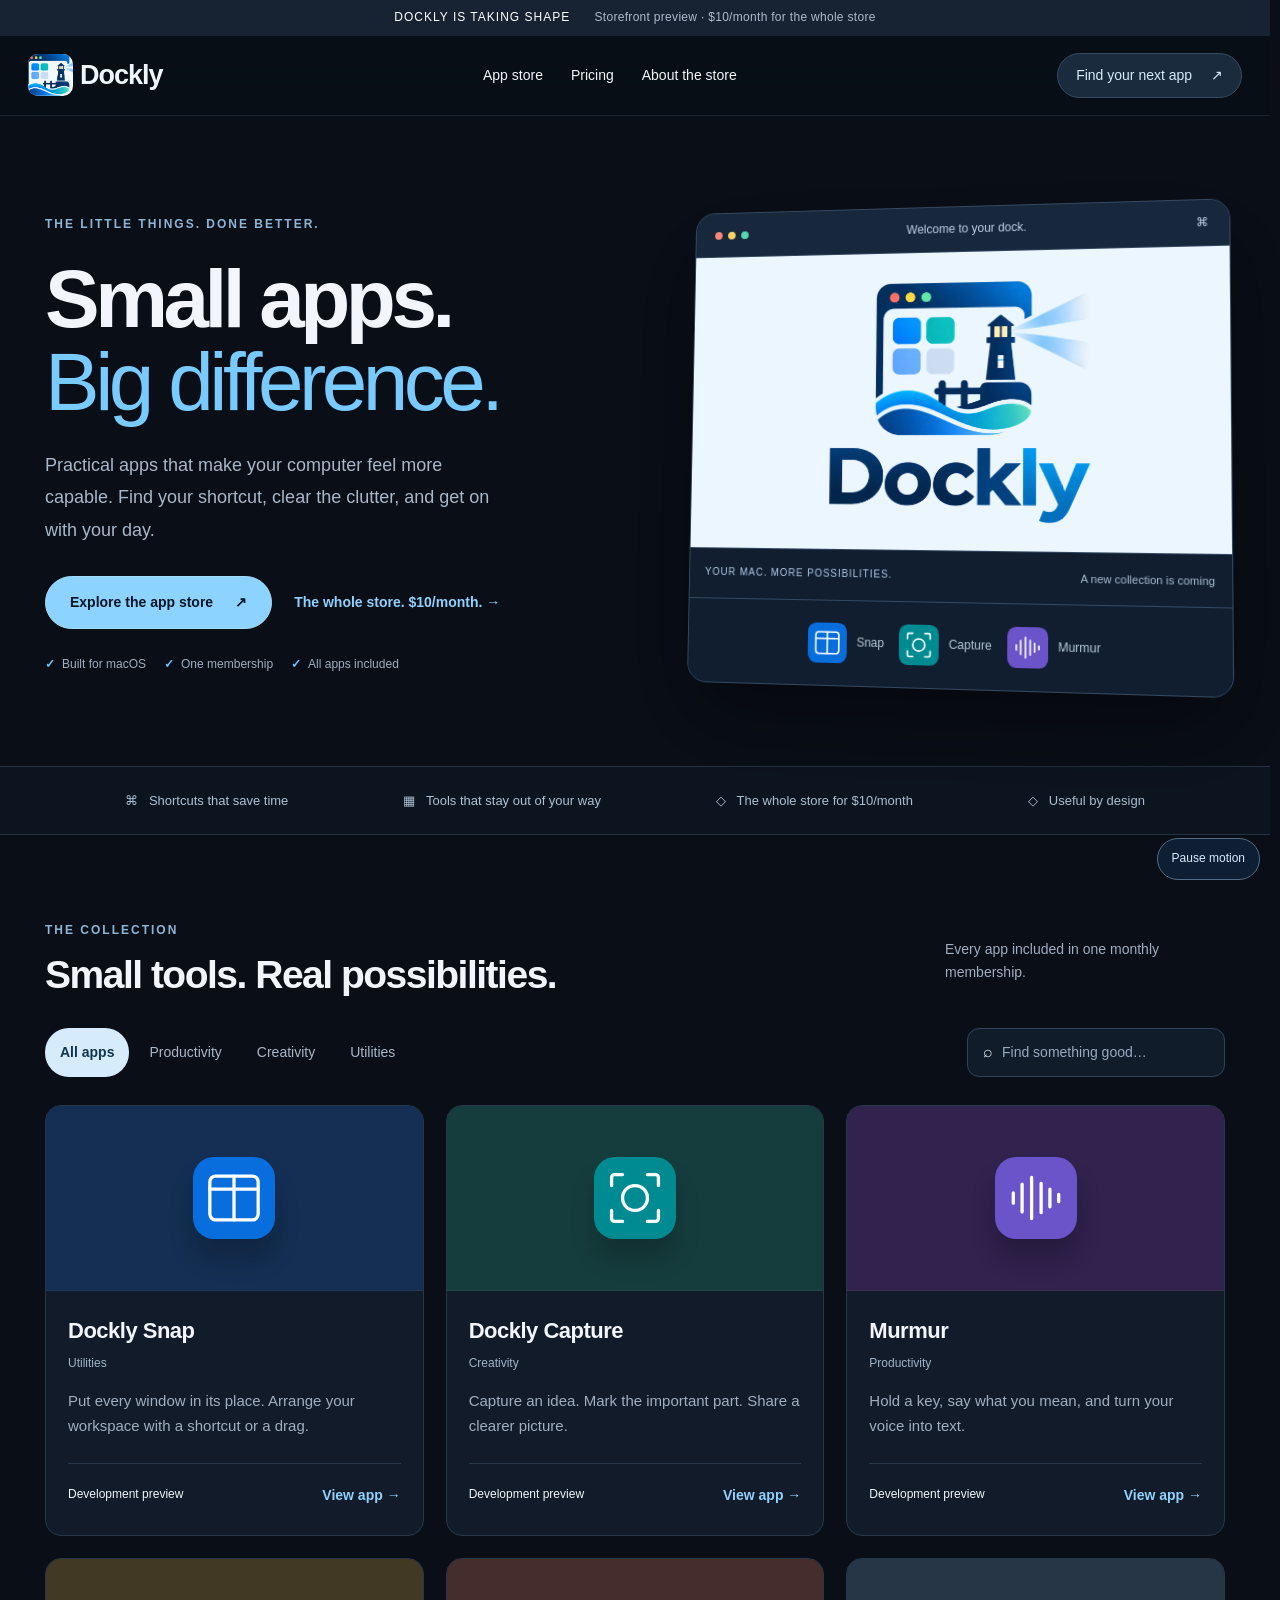
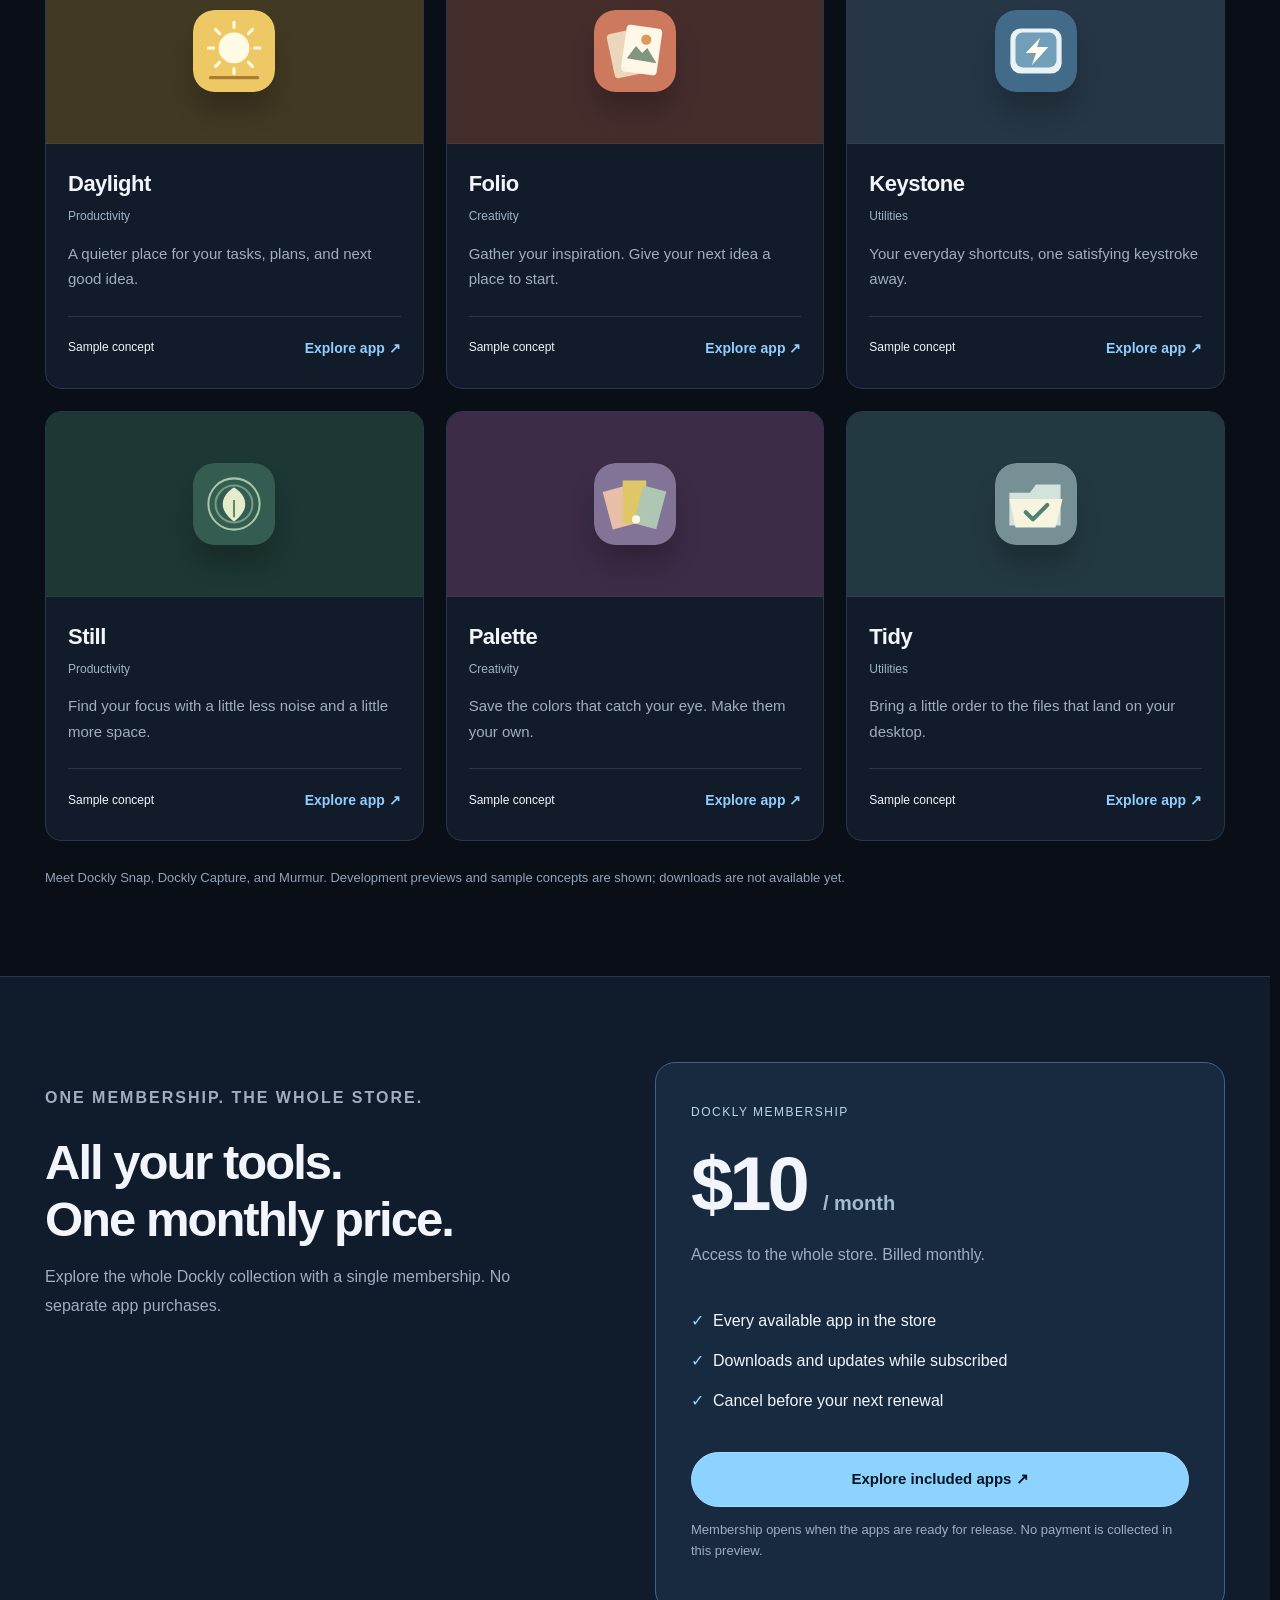
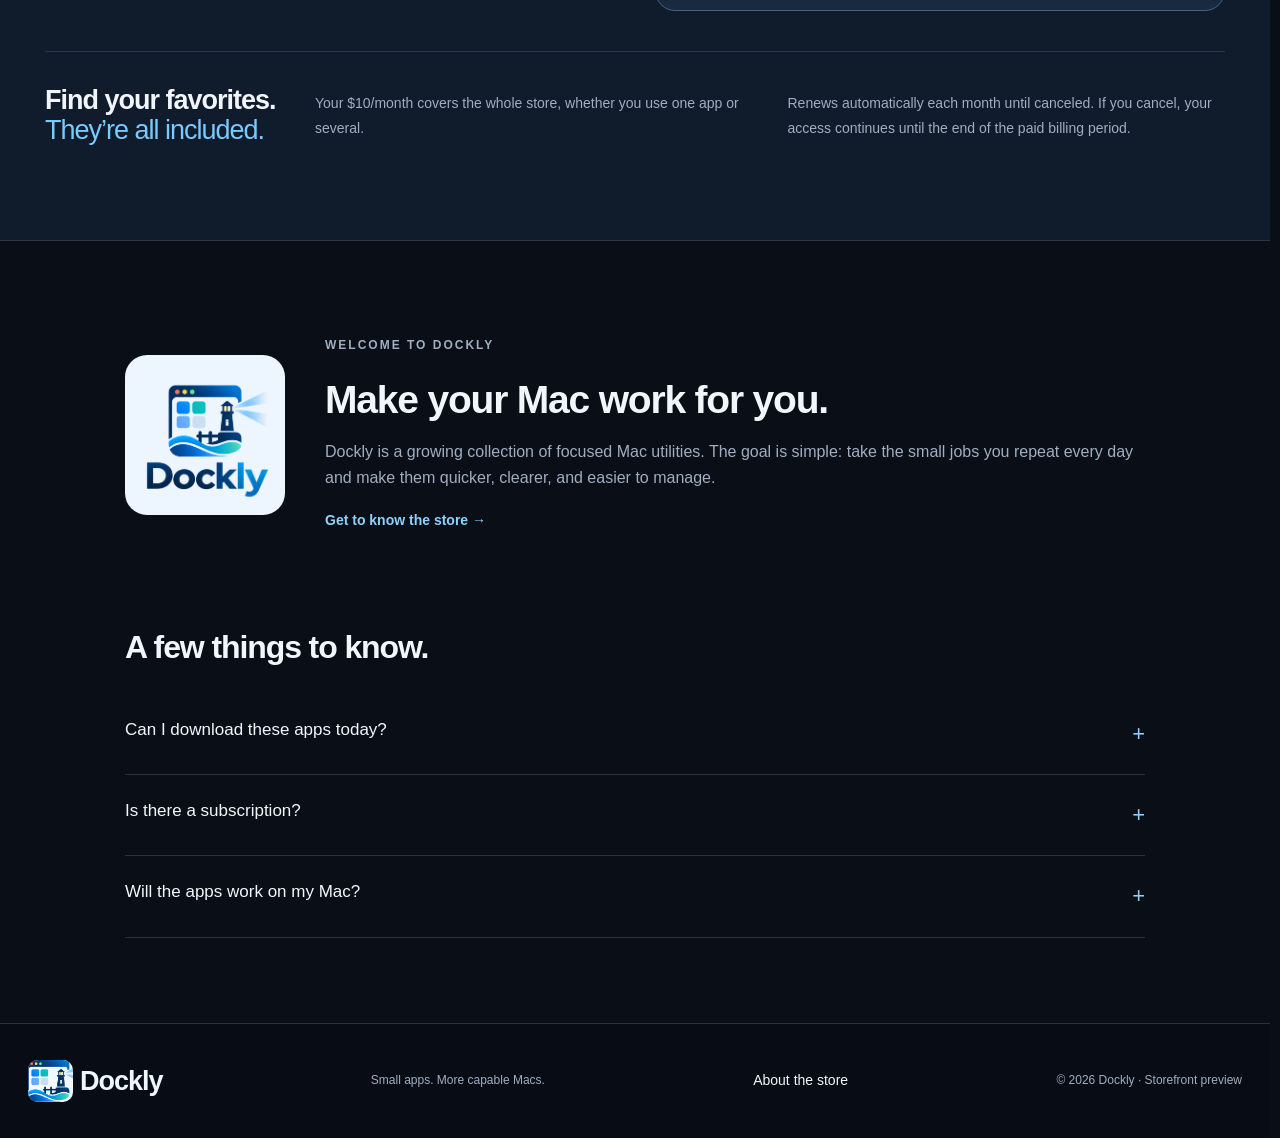
<file: index.html>
<!doctype html><html lang="en"><head><meta charset="utf-8"><meta name="viewport" content="width=device-width,initial-scale=1"><title>Dockly — A good home for great Mac apps</title><meta name="description" content="Discover thoughtful apps for your Mac. Explore the Dockly storefront preview."><link rel="icon" type="image/png" href="./assets/dockly-logo.png"><link rel="stylesheet" href="style.css"><link rel="stylesheet" href="./refresh.css"></head><body><a class="skip" href="#apps">Skip to apps</a><div class="preview">DOCKLY IS TAKING SHAPE <span>Storefront preview · $10/month for the whole store</span></div><header><a class="brand" href="#"><span class="brand-symbol" aria-hidden="true"><img src="./assets/dockly-logo.png" alt="" width="88" height="88"></span><span>Dockly</span></a><nav aria-label="Main navigation"><a href="./apps/">App store</a><a href="#pricing">Pricing</a><a href="./about/">About the store</a></nav><a class="nav-cta" href="./apps/">Find your next app <span>↗</span></a></header><main><section class="hero dockly-hero"><div class="hero-copy"><p class="eyebrow"><span></span> THE LITTLE THINGS. DONE BETTER.</p><h1>Small apps.<br><em>Big difference.</em></h1><p class="intro">Practical apps that make your computer feel more capable. Find your shortcut, clear the clutter, and get on with your day.</p><div class="actions"><a class="button" href="./apps/">Explore the app store <span>↗</span></a><a class="text-link" href="#pricing">The whole store. $10/month. →</a></div><div class="hero-proof"><span>Built for macOS</span><span>One membership</span><span>All apps included</span></div></div><div class="dockly-brand-scene"><div class="scene-top"><span class="scene-lights"><i></i><i></i><i></i></span><span>Welcome to your dock.</span><span>⌘</span></div><div class="logo-stage"><img src="./assets/dockly-logo.png" alt="Dockly — a lighthouse inside an app window, above blue and teal waves" width="1254" height="1254"></div><div class="scene-bottom"><span>YOUR MAC. MORE POSSIBILITIES.</span><span class="scene-indicator">A new collection is coming</span></div><div class="hero-app-dock"><a href="./apps/dockly-snap/"><img src="./assets/dockly-snap.svg" alt="" width="40" height="40">Snap</a><a href="./apps/dockly-capture/"><img src="./assets/dockly-capture.svg" alt="" width="40" height="40">Capture</a><a href="./apps/murmur/"><img src="./assets/murmur.svg" alt="" width="40" height="40">Murmur</a></div></div></section><div class="values"><span>⌘ &nbsp; Shortcuts that save time</span><span>▦ &nbsp; Tools that stay out of your way</span><span>◇ &nbsp; The whole store for $10/month</span><span>◇ &nbsp; Useful by design</span></div><section id="apps" class="catalog"><div class="section-heading"><div><p class="eyebrow">THE COLLECTION</p><h2>Small tools. Real possibilities.</h2></div><p>Every app included in one monthly membership.</p></div><div class="catalog-controls"><div class="filters" aria-label="App categories"><button class="selected" data-filter="All" aria-pressed="true">All apps</button><button data-filter="Productivity" aria-pressed="false">Productivity</button><button data-filter="Creativity" aria-pressed="false">Creativity</button><button data-filter="Utilities" aria-pressed="false">Utilities</button></div><div class="search-wrap"><label for="search" class="sr-only">Search apps</label><span>⌕</span><input id="search" type="search" placeholder="Find something good…"><button id="clear" aria-label="Clear search" hidden>×</button></div></div><div id="app-grid" class="app-grid"></div><p id="empty" hidden>No apps match your search. Try another name or category.</p><p class="sample-note">Meet Dockly Snap, Dockly Capture, and Murmur. Development previews and sample concepts are shown; downloads are not available yet.</p></section><section id="pricing" class="pricing"><div><p class="eyebrow">ONE MEMBERSHIP. THE WHOLE STORE.</p><h2>All your tools.<br>One monthly price.</h2><p>Explore the whole Dockly collection with a single membership. No separate app purchases.</p></div><div class="plan"><span>DOCKLY MEMBERSHIP</span><h3>$10 <small>/ month</small></h3><p>Access to the whole store. Billed monthly.</p><ul><li>Every available app in the store</li><li>Downloads and updates while subscribed</li><li>Cancel before your next renewal</li></ul><a class="button" href="./apps/">Explore included apps ↗</a><p class="membership-note">Membership opens when the apps are ready for release. No payment is collected in this preview.</p></div><div class="plan single"><span>MORE ROOM TO EXPLORE</span><h3>Find your favorites.<br><em>They’re all included.</em></h3><p>Your $10/month covers the whole store, whether you use one app or several.</p><p>Renews automatically each month until canceled. If you cancel, your access continues until the end of the paid billing period.</p></div></section><section id="about" class="about"><img class="about-logo" src="./assets/dockly-logo.png" alt="Dockly lighthouse logo" width="80" height="80"><div><p class="eyebrow">WELCOME TO DOCKLY</p><h2>Make your Mac work for you.</h2><p>Dockly is a growing collection of focused Mac utilities. The goal is simple: take the small jobs you repeat every day and make them quicker, clearer, and easier to manage.</p><a class="text-link" href="./about/">Get to know the store →</a></div></section><section class="faq"><h2>A few things to know.</h2><details><summary>Can I download these apps today?</summary><p>Not yet. This is the first Dockly storefront preview. Dockly Snap, Dockly Capture, and Murmur now have their own pages with development-build compatibility details. The whole store will be available with one $10/month membership. Real app releases and secure downloads come next.</p></details><details><summary>Is there a subscription?</summary><p>Yes. One $10/month membership gives you access to the whole store. It renews monthly until canceled. Cancel before your next renewal; access continues until the end of your paid billing period.</p></details><details><summary>Will the apps work on my Mac?</summary><p>Each real listing will show its required macOS version, supported processors, and verified signing and notarization information before purchase.</p></details></section></main><footer><a class="brand" href="#"><span class="brand-symbol" aria-hidden="true"><img src="./assets/dockly-logo.png" alt="" width="88" height="88"></span><span>Dockly</span></a><p>Small apps. More capable Macs.</p><a class="footer-about" href="./about/">About the store</a><span>© 2026 Dockly · Storefront preview</span></footer><dialog id="detail"><button class="close" aria-label="Close app details">×</button><div id="detail-content"></div></dialog><script src="app.js"></script><script src="./motion.js" defer></script></body></html>
</file>
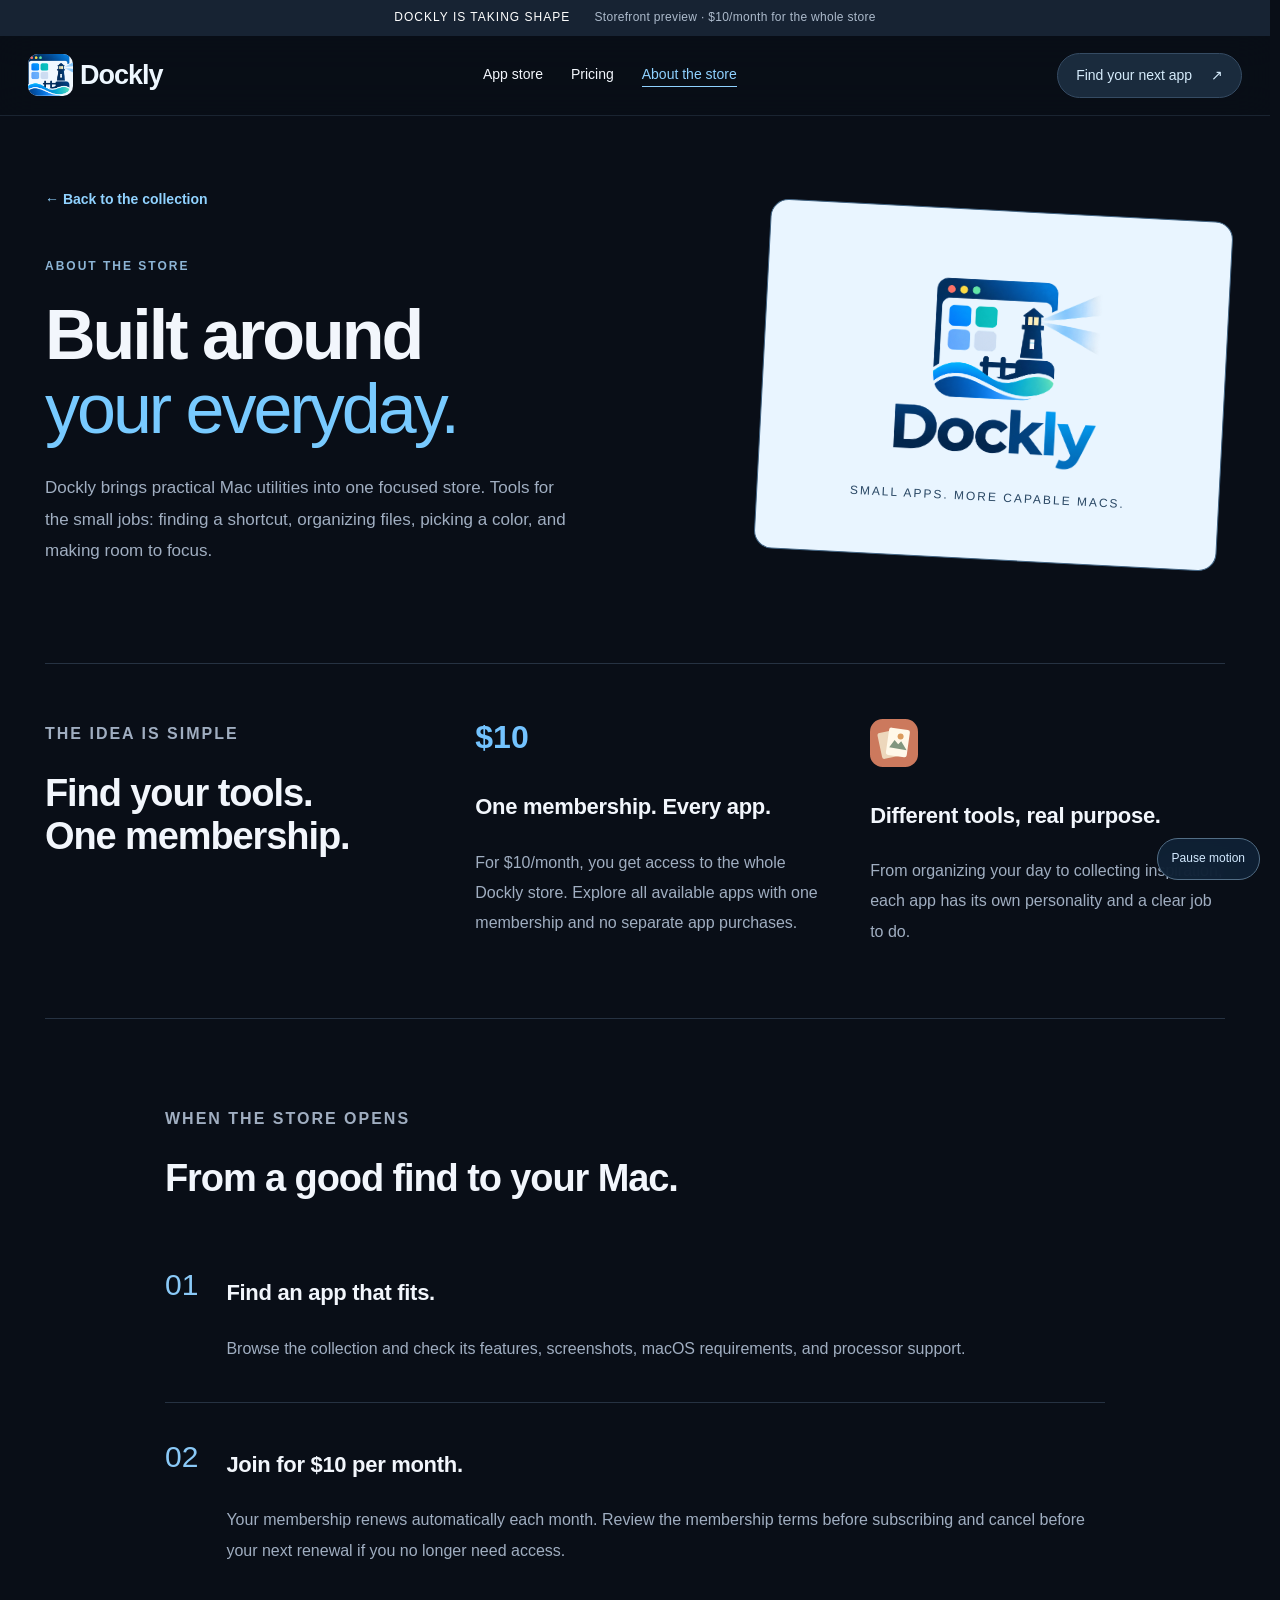
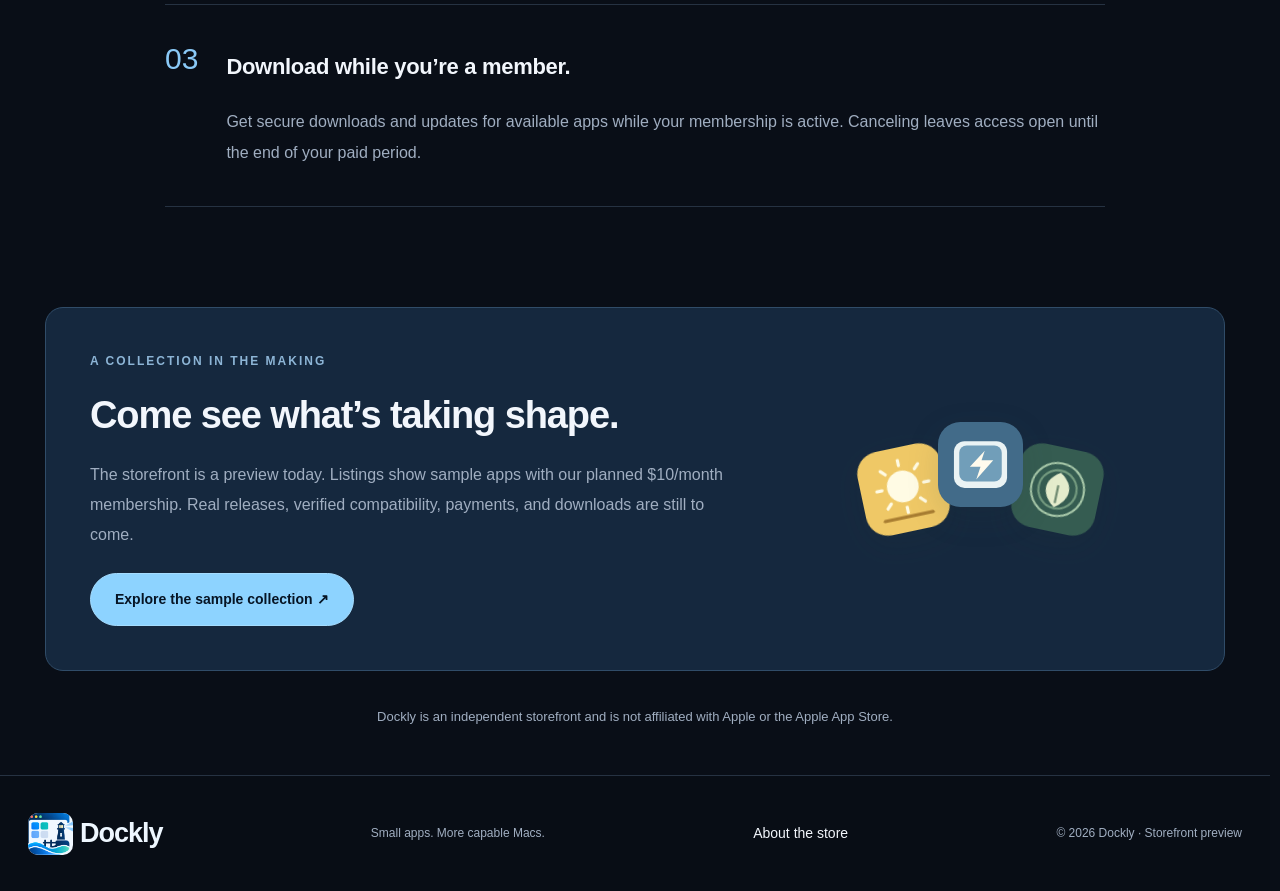
<file: about/index.html>
<!doctype html><html lang="en"><head><meta charset="utf-8"><meta name="viewport" content="width=device-width,initial-scale=1"><title>About the Store — Dockly</title><meta name="description" content="Discover thoughtful apps for your Mac. Explore the Dockly storefront preview."><link rel="icon" type="image/png" href="../assets/dockly-logo.png"><link rel="stylesheet" href="../style.css"><link rel="stylesheet" href="../refresh.css"></head><body><a class="skip" href="#store-content">Skip to content</a><div class="preview">DOCKLY IS TAKING SHAPE <span>Storefront preview · $10/month for the whole store</span></div><header><a class="brand" href="../"><span class="brand-symbol" aria-hidden="true"><img src="../assets/dockly-logo.png" alt="" width="88" height="88"></span><span>Dockly</span></a><nav aria-label="Main navigation"><a href="../apps/">App store</a><a href="../#pricing">Pricing</a><a href="../about/" aria-current="page">About the store</a></nav><a class="nav-cta" href="../apps/">Find your next app <span>↗</span></a></header><main id="store-content"><section class="store-hero"><div><a class="text-link" href="../">← Back to the collection</a><p class="eyebrow">ABOUT THE STORE</p><h1>Built around<br><em>your everyday.</em></h1><p class="store-intro">Dockly brings practical Mac utilities into one focused store. Tools for the small jobs: finding a shortcut, organizing files, picking a color, and making room to focus.</p></div><div class="brand-story"><img src="../assets/dockly-logo.png" alt="Dockly lighthouse and app window logo" width="180" height="180"><span>SMALL APPS. MORE CAPABLE MACS.</span></div></section><section class="store-principles"><div><p class="eyebrow">THE IDEA IS SIMPLE</p><h2>Find your tools.<br>One membership.</h2></div><article><span class="store-symbol">$10</span><h3>One membership. Every app.</h3><p>For $10/month, you get access to the whole Dockly store. Explore all available apps with one membership and no separate app purchases.</p></article><article><img src="../assets/folio.svg" width="48" height="48" alt=""><h3>Different tools, real purpose.</h3><p>From organizing your day to collecting inspiration, each app has its own personality and a clear job to do.</p></article></section><section class="store-steps"><p class="eyebrow">WHEN THE STORE OPENS</p><h2>From a good find to your Mac.</h2><ol><li><span>01</span><div><h3>Find an app that fits.</h3><p>Browse the collection and check its features, screenshots, macOS requirements, and processor support.</p></div></li><li><span>02</span><div><h3>Join for $10 per month.</h3><p>Your membership renews automatically each month. Review the membership terms before subscribing and cancel before your next renewal if you no longer need access.</p></div></li><li><span>03</span><div><h3>Download while you’re a member.</h3><p>Get secure downloads and updates for available apps while your membership is active. Canceling leaves access open until the end of your paid period.</p></div></li></ol></section><section class="store-status"><div><p class="eyebrow">A COLLECTION IN THE MAKING</p><h2>Come see what’s taking shape.</h2><p>The storefront is a preview today. Listings show sample apps with our planned $10/month membership. Real releases, verified compatibility, payments, and downloads are still to come.</p><a class="button" href="../apps/">Explore the sample collection ↗</a></div><div class="store-icon-stack"><img src="../assets/daylight.svg" width="100" height="100" alt="Daylight sample app"><img src="../assets/keystone.svg" width="100" height="100" alt="Keystone sample app"><img src="../assets/still.svg" width="100" height="100" alt="Still sample app"></div></section><p class="independent-note">Dockly is an independent storefront and is not affiliated with Apple or the Apple App Store.</p></main><footer><a class="brand" href="../"><span class="brand-symbol" aria-hidden="true"><img src="../assets/dockly-logo.png" alt="" width="88" height="88"></span><span>Dockly</span></a><p>Small apps. More capable Macs.</p><a class="footer-about" href="../about/">About the store</a><span>© 2026 Dockly · Storefront preview</span></footer><script src="../motion.js" defer></script></body></html>
</file>
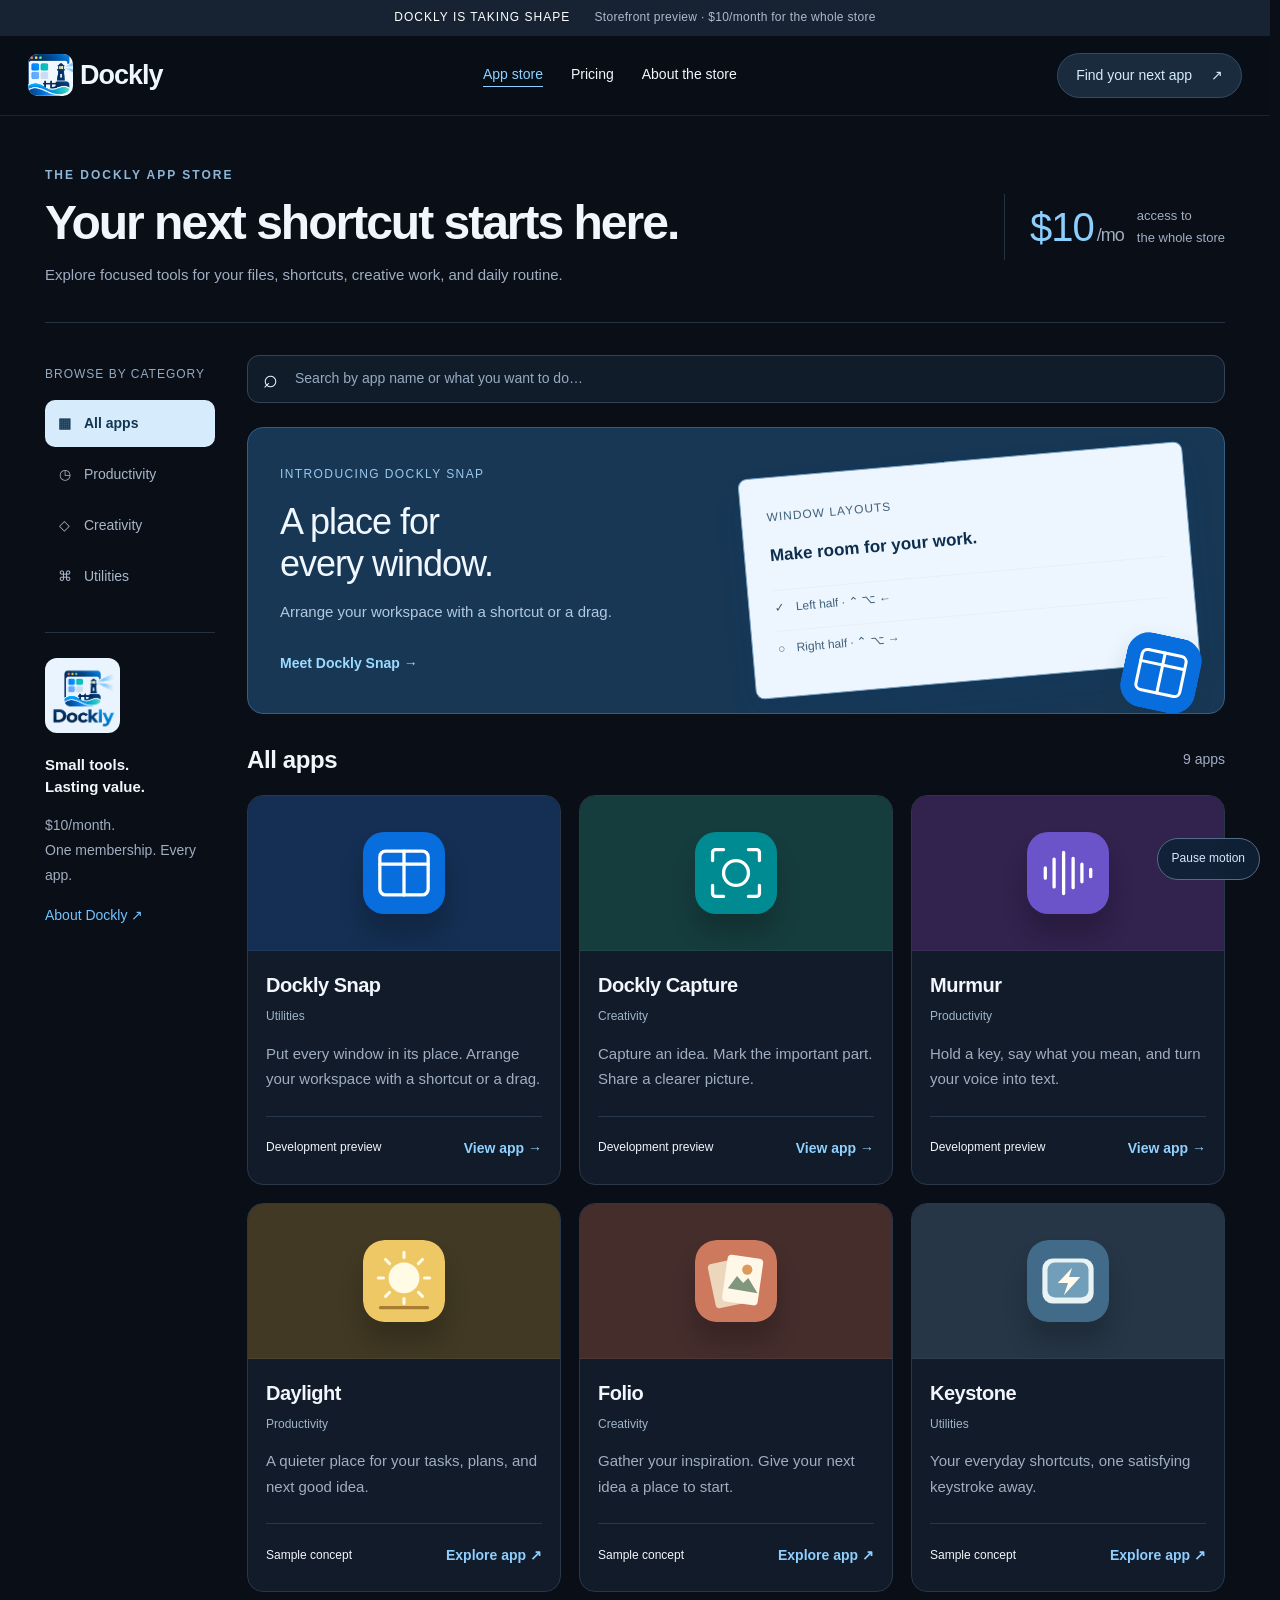
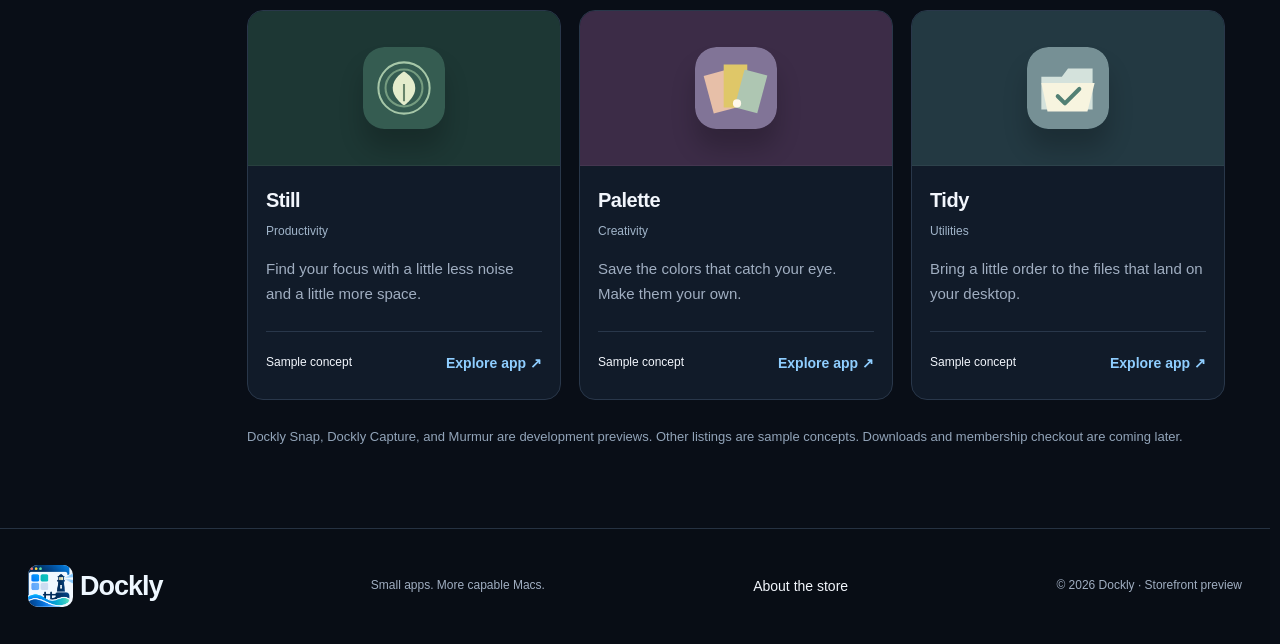
<file: apps/index.html>
<!doctype html><html lang="en"><head><meta charset="utf-8"><meta name="viewport" content="width=device-width,initial-scale=1"><title>App Store — Dockly</title><meta name="description" content="Discover thoughtful apps for your Mac. Explore the Dockly storefront preview."><link rel="icon" type="image/png" href="../assets/dockly-logo.png"><link rel="stylesheet" href="../style.css"><link rel="stylesheet" href="../refresh.css"></head><body><a class="skip" href="#apps">Skip to apps</a><div class="preview">DOCKLY IS TAKING SHAPE <span>Storefront preview · $10/month for the whole store</span></div><header><a class="brand" href="../"><span class="brand-symbol" aria-hidden="true"><img src="../assets/dockly-logo.png" alt="" width="88" height="88"></span><span>Dockly</span></a><nav aria-label="Main navigation"><a href="../apps/" aria-current="page">App store</a><a href="../#pricing">Pricing</a><a href="../about/">About the store</a></nav><a class="nav-cta" href="../apps/">Find your next app <span>↗</span></a></header><main class="store-shell" id="apps"><section class="browse-heading"><div><p class="eyebrow">THE DOCKLY APP STORE</p><h1>Your next shortcut starts here.</h1><p>Explore focused tools for your files, shortcuts, creative work, and daily routine.</p></div><div class="price-stamp"><strong>$10<span class="monthly-unit">/mo</span></strong><span>access to<br>the whole store</span></div></section><div class="browse-layout"><aside class="browse-sidebar"><p class="sidebar-label">BROWSE BY CATEGORY</p><div class="filters" aria-label="App categories"><button class="selected" data-filter="All" aria-pressed="true"><span>▦</span>All apps</button><button data-filter="Productivity" aria-pressed="false"><span>◷</span>Productivity</button><button data-filter="Creativity" aria-pressed="false"><span>◇</span>Creativity</button><button data-filter="Utilities" aria-pressed="false"><span>⌘</span>Utilities</button></div><div class="sidebar-note"><img src="../assets/dockly-logo.png" width="32" height="32" alt=""><strong>Small tools.<br>Lasting value.</strong><p>$10/month.<br>One membership. Every app.</p><a href="../about/">About Dockly ↗</a></div></aside><div class="browse-main"><div class="search-wrap"><span aria-hidden="true">⌕</span><label for="search" class="sr-only">Search apps</label><input id="search" type="search" placeholder="Search by app name or what you want to do…"><button id="clear" aria-label="Clear search" hidden>×</button></div><section class="store-feature"><div><span class="feature-label">INTRODUCING DOCKLY SNAP</span><h2>A place for<br>every window.</h2><p>Arrange your workspace with a shortcut or a drag.</p><a class="feature-link" href="../apps/dockly-snap/">Meet Dockly Snap →</a></div><div class="feature-art" aria-hidden="true"><div class="feature-task"><span>WINDOW LAYOUTS</span><b>Make room for your work.</b><p><i>✓</i> Left half · ⌃ ⌥ ←</p><p><i>○</i> Right half · ⌃ ⌥ →</p></div><img src="../assets/dockly-snap.svg" width="90" height="90" alt=""></div></section><div class="results-heading"><h2 id="results-title">All apps</h2><span id="result-count" aria-live="polite">9 apps</span></div><div id="app-grid" class="app-grid"></div><div id="empty" hidden><h3>No apps found.</h3><p>Try a different name, a shorter search, or another category.</p><button class="button" id="reset-search">Reset search and filters</button></div><p class="sample-note">Dockly Snap, Dockly Capture, and Murmur are development previews. Other listings are sample concepts. Downloads and membership checkout are coming later.</p></div></div></main><footer><a class="brand" href="../"><span class="brand-symbol" aria-hidden="true"><img src="../assets/dockly-logo.png" alt="" width="88" height="88"></span><span>Dockly</span></a><p>Small apps. More capable Macs.</p><a class="footer-about" href="../about/">About the store</a><span>© 2026 Dockly · Storefront preview</span></footer><dialog id="detail"><button class="close" aria-label="Close app details">×</button><div id="detail-content"></div></dialog><script src="../app.js"></script><script src="../motion.js" defer></script></body></html>
</file>
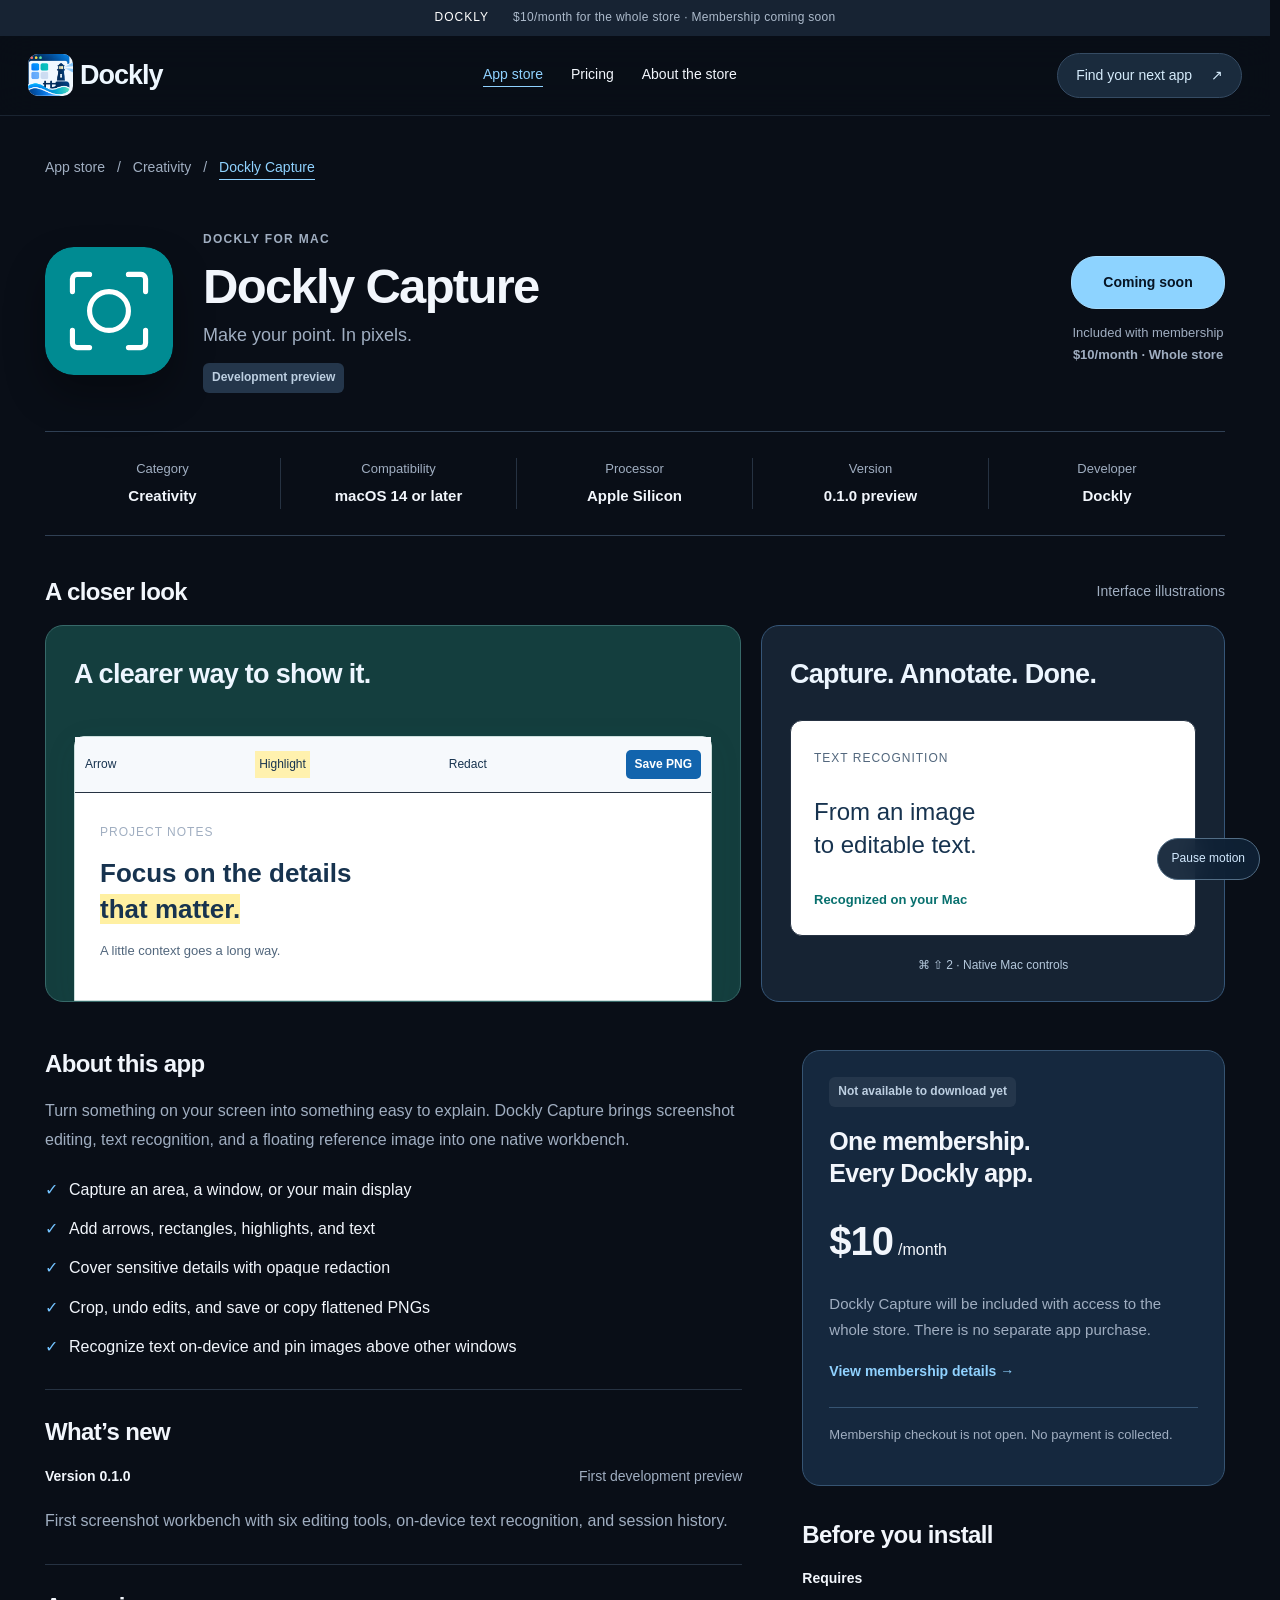
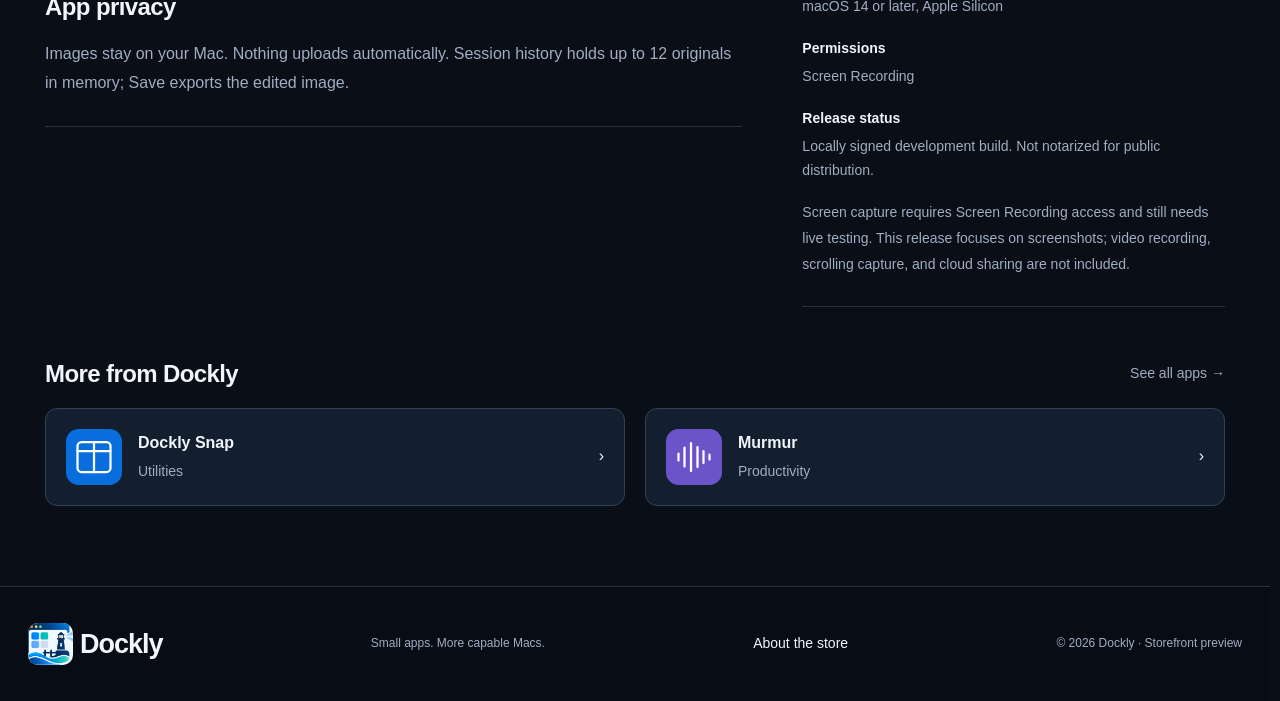
<file: apps/dockly-capture/index.html>
<!doctype html><html lang="en"><head><meta charset="utf-8"><meta name="viewport" content="width=device-width,initial-scale=1"><title>Dockly Capture for Mac — Dockly</title><meta name="description" content="Capture an idea. Mark the important part. Share a clearer picture."><link rel="icon" href="../../assets/dockly-logo.png"><link rel="stylesheet" href="../../style.css"><link rel="stylesheet" href="../../refresh.css"></head><body><a class="skip" href="#app">Skip to app details</a><div class="preview">DOCKLY <span>$10/month for the whole store · Membership coming soon</span></div><header><a class="brand" href="../../"><span class="brand-symbol" aria-hidden="true"><img src="../../assets/dockly-logo.png" alt="" width="88" height="88"></span><span>Dockly</span></a><nav aria-label="Main navigation"><a href="../../apps/" aria-current="page">App store</a><a href="../../#pricing">Pricing</a><a href="../../about/">About the store</a></nav><a class="nav-cta" href="../../apps/">Find your next app <span>↗</span></a></header><main id="app" class="app-detail"><nav class="breadcrumbs" aria-label="Breadcrumb"><a href="../../apps/">App store</a><span aria-hidden="true">/</span><a href="../../apps/?category=Creativity">Creativity</a><span aria-hidden="true">/</span><span aria-current="page">Dockly Capture</span></nav><section class="product-heading"><img class="detail-icon" src="../../assets/dockly-capture.svg" width="128" height="128" alt="Dockly Capture icon"><div class="product-title"><p class="product-maker">DOCKLY FOR MAC</p><h1>Dockly Capture</h1><p>Make your point. In pixels.</p><span class="release-pill">Development preview</span></div><div class="product-get"><a class="button" href="#availability">Coming soon</a><p>Included with membership<br><strong>$10/month · Whole store</strong></p></div></section><dl class="product-facts"><div><dt>Category</dt><dd>Creativity</dd></div><div><dt>Compatibility</dt><dd>macOS 14 or later</dd></div><div><dt>Processor</dt><dd>Apple Silicon</dd></div><div><dt>Version</dt><dd>0.1.0 preview</dd></div><div><dt>Developer</dt><dd>Dockly</dd></div></dl><section class="preview-section" aria-labelledby="preview-title"><div class="detail-section-head"><h2 id="preview-title">A closer look</h2><span>Interface illustrations</span></div><div class="app-previews"><figure class="app-showcase showcase-teal"><figcaption>A clearer way to show it.</figcaption><div class="capture-demo"><div class="demo-toolbar">Arrow <span>Highlight</span> Redact <strong>Save PNG</strong></div><div class="capture-paper"><span>PROJECT NOTES</span><b>Focus on the details<br><mark>that matter.</mark></b><p>A little context goes a long way.</p></div></div></figure><figure class="app-showcase showcase-secondary"><figcaption>Capture. Annotate. Done.</figcaption><div class="ocr-demo"><span>TEXT RECOGNITION</span><p>From an image<br>to editable text.</p><b>Recognized on your Mac</b></div><span class="preview-caption">⌘ ⇧ 2 · Native Mac controls</span></figure></div></section><div class="detail-columns"><div><section class="detail-section"><h2>About this app</h2><p>Turn something on your screen into something easy to explain. Dockly Capture brings screenshot editing, text recognition, and a floating reference image into one native workbench.</p><ul class="app-feature-list"><li>Capture an area, a window, or your main display</li><li>Add arrows, rectangles, highlights, and text</li><li>Cover sensitive details with opaque redaction</li><li>Crop, undo edits, and save or copy flattened PNGs</li><li>Recognize text on-device and pin images above other windows</li></ul></section><section class="detail-section"><h2>What’s new</h2><div class="version-row"><strong>Version 0.1.0</strong><span>First development preview</span></div><p>First screenshot workbench with six editing tools, on-device text recognition, and session history.</p></section><section class="detail-section"><h2>App privacy</h2><p>Images stay on your Mac. Nothing uploads automatically. Session history holds up to 12 originals in memory; Save exports the edited image.</p></section></div><aside><section id="availability" class="availability-card"><span class="release-pill">Not available to download yet</span><h2>One membership.<br>Every Dockly app.</h2><p class="detail-price">$10<span>/month</span></p><p>Dockly Capture will be included with access to the whole store. There is no separate app purchase.</p><a class="text-link" href="../../#pricing">View membership details →</a><p class="availability-note">Membership checkout is not open. No payment is collected.</p></section><section class="detail-section compatibility"><h2>Before you install</h2><dl><dt>Requires</dt><dd>macOS 14 or later, Apple Silicon</dd><dt>Permissions</dt><dd>Screen Recording</dd><dt>Release status</dt><dd>Locally signed development build. Not notarized for public distribution.</dd></dl><p>Screen capture requires Screen Recording access and still needs live testing. This release focuses on screenshots; video recording, scrolling capture, and cloud sharing are not included.</p></section></aside></div><section class="more-apps"><div class="detail-section-head"><h2>More from Dockly</h2><a href="../../apps/">See all apps →</a></div><div class="related-grid"><a class="related-app" href="../../apps/dockly-snap/"><img src="../../assets/dockly-snap.svg" width="56" height="56" alt=""><div><strong>Dockly Snap</strong><span>Utilities</span></div><span aria-hidden="true">›</span></a><a class="related-app" href="../../apps/murmur/"><img src="../../assets/murmur.svg" width="56" height="56" alt=""><div><strong>Murmur</strong><span>Productivity</span></div><span aria-hidden="true">›</span></a></div></section></main><footer><a class="brand" href="../../"><span class="brand-symbol" aria-hidden="true"><img src="../../assets/dockly-logo.png" alt="" width="88" height="88"></span><span>Dockly</span></a><p>Small apps. More capable Macs.</p><a class="footer-about" href="../../about/">About the store</a><span>© 2026 Dockly · Storefront preview</span></footer><script src="../../motion.js" defer></script></body></html>
</file>
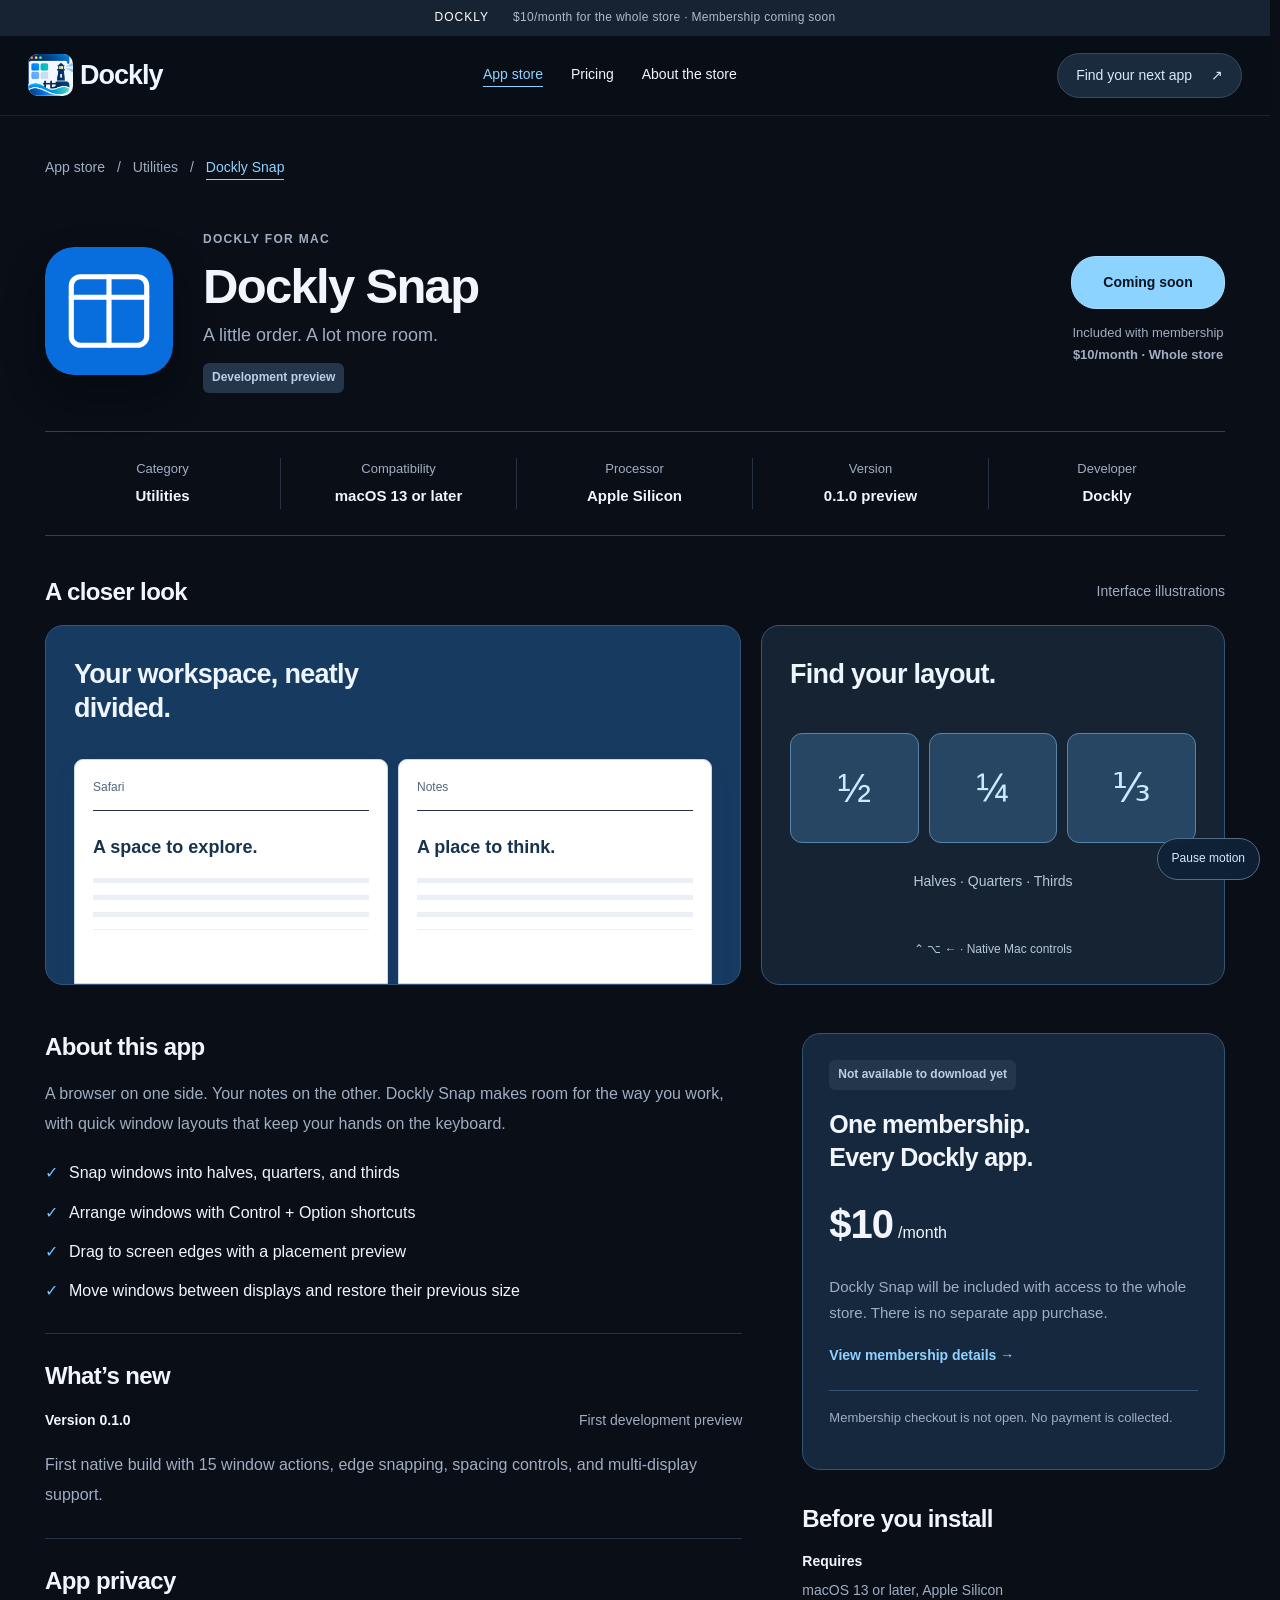
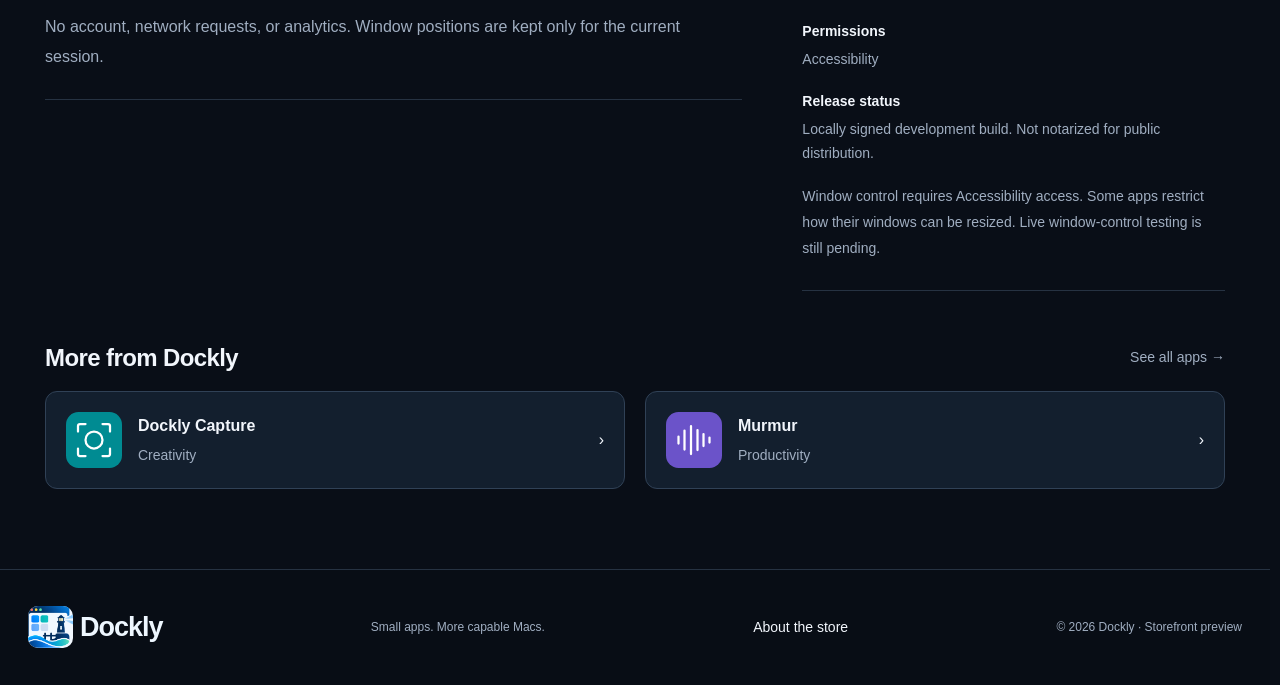
<file: apps/dockly-snap/index.html>
<!doctype html><html lang="en"><head><meta charset="utf-8"><meta name="viewport" content="width=device-width,initial-scale=1"><title>Dockly Snap for Mac — Dockly</title><meta name="description" content="Put every window in its place. Arrange your workspace with a shortcut or a drag."><link rel="icon" href="../../assets/dockly-logo.png"><link rel="stylesheet" href="../../style.css"><link rel="stylesheet" href="../../refresh.css"></head><body><a class="skip" href="#app">Skip to app details</a><div class="preview">DOCKLY <span>$10/month for the whole store · Membership coming soon</span></div><header><a class="brand" href="../../"><span class="brand-symbol" aria-hidden="true"><img src="../../assets/dockly-logo.png" alt="" width="88" height="88"></span><span>Dockly</span></a><nav aria-label="Main navigation"><a href="../../apps/" aria-current="page">App store</a><a href="../../#pricing">Pricing</a><a href="../../about/">About the store</a></nav><a class="nav-cta" href="../../apps/">Find your next app <span>↗</span></a></header><main id="app" class="app-detail"><nav class="breadcrumbs" aria-label="Breadcrumb"><a href="../../apps/">App store</a><span aria-hidden="true">/</span><a href="../../apps/?category=Utilities">Utilities</a><span aria-hidden="true">/</span><span aria-current="page">Dockly Snap</span></nav><section class="product-heading"><img class="detail-icon" src="../../assets/dockly-snap.svg" width="128" height="128" alt="Dockly Snap icon"><div class="product-title"><p class="product-maker">DOCKLY FOR MAC</p><h1>Dockly Snap</h1><p>A little order. A lot more room.</p><span class="release-pill">Development preview</span></div><div class="product-get"><a class="button" href="#availability">Coming soon</a><p>Included with membership<br><strong>$10/month · Whole store</strong></p></div></section><dl class="product-facts"><div><dt>Category</dt><dd>Utilities</dd></div><div><dt>Compatibility</dt><dd>macOS 13 or later</dd></div><div><dt>Processor</dt><dd>Apple Silicon</dd></div><div><dt>Version</dt><dd>0.1.0 preview</dd></div><div><dt>Developer</dt><dd>Dockly</dd></div></dl><section class="preview-section" aria-labelledby="preview-title"><div class="detail-section-head"><h2 id="preview-title">A closer look</h2><span>Interface illustrations</span></div><div class="app-previews"><figure class="app-showcase showcase-blue"><figcaption>Your workspace, neatly divided.</figcaption><div class="layout-demo"><div class="demo-pane"><span>Safari</span><b>A space to explore.</b><div class="demo-lines"></div></div><div class="demo-pane"><span>Notes</span><b>A place to think.</b><div class="demo-lines"></div></div></div></figure><figure class="app-showcase showcase-secondary"><figcaption>Find your layout.</figcaption><div class="layout-options"><div>½</div><div>¼</div><div>⅓</div></div><p>Halves · Quarters · Thirds</p><span class="preview-caption">⌃ ⌥ ← · Native Mac controls</span></figure></div></section><div class="detail-columns"><div><section class="detail-section"><h2>About this app</h2><p>A browser on one side. Your notes on the other. Dockly Snap makes room for the way you work, with quick window layouts that keep your hands on the keyboard.</p><ul class="app-feature-list"><li>Snap windows into halves, quarters, and thirds</li><li>Arrange windows with Control + Option shortcuts</li><li>Drag to screen edges with a placement preview</li><li>Move windows between displays and restore their previous size</li></ul></section><section class="detail-section"><h2>What’s new</h2><div class="version-row"><strong>Version 0.1.0</strong><span>First development preview</span></div><p>First native build with 15 window actions, edge snapping, spacing controls, and multi-display support.</p></section><section class="detail-section"><h2>App privacy</h2><p>No account, network requests, or analytics. Window positions are kept only for the current session.</p></section></div><aside><section id="availability" class="availability-card"><span class="release-pill">Not available to download yet</span><h2>One membership.<br>Every Dockly app.</h2><p class="detail-price">$10<span>/month</span></p><p>Dockly Snap will be included with access to the whole store. There is no separate app purchase.</p><a class="text-link" href="../../#pricing">View membership details →</a><p class="availability-note">Membership checkout is not open. No payment is collected.</p></section><section class="detail-section compatibility"><h2>Before you install</h2><dl><dt>Requires</dt><dd>macOS 13 or later, Apple Silicon</dd><dt>Permissions</dt><dd>Accessibility</dd><dt>Release status</dt><dd>Locally signed development build. Not notarized for public distribution.</dd></dl><p>Window control requires Accessibility access. Some apps restrict how their windows can be resized. Live window-control testing is still pending.</p></section></aside></div><section class="more-apps"><div class="detail-section-head"><h2>More from Dockly</h2><a href="../../apps/">See all apps →</a></div><div class="related-grid"><a class="related-app" href="../../apps/dockly-capture/"><img src="../../assets/dockly-capture.svg" width="56" height="56" alt=""><div><strong>Dockly Capture</strong><span>Creativity</span></div><span aria-hidden="true">›</span></a><a class="related-app" href="../../apps/murmur/"><img src="../../assets/murmur.svg" width="56" height="56" alt=""><div><strong>Murmur</strong><span>Productivity</span></div><span aria-hidden="true">›</span></a></div></section></main><footer><a class="brand" href="../../"><span class="brand-symbol" aria-hidden="true"><img src="../../assets/dockly-logo.png" alt="" width="88" height="88"></span><span>Dockly</span></a><p>Small apps. More capable Macs.</p><a class="footer-about" href="../../about/">About the store</a><span>© 2026 Dockly · Storefront preview</span></footer><script src="../../motion.js" defer></script></body></html>
</file>
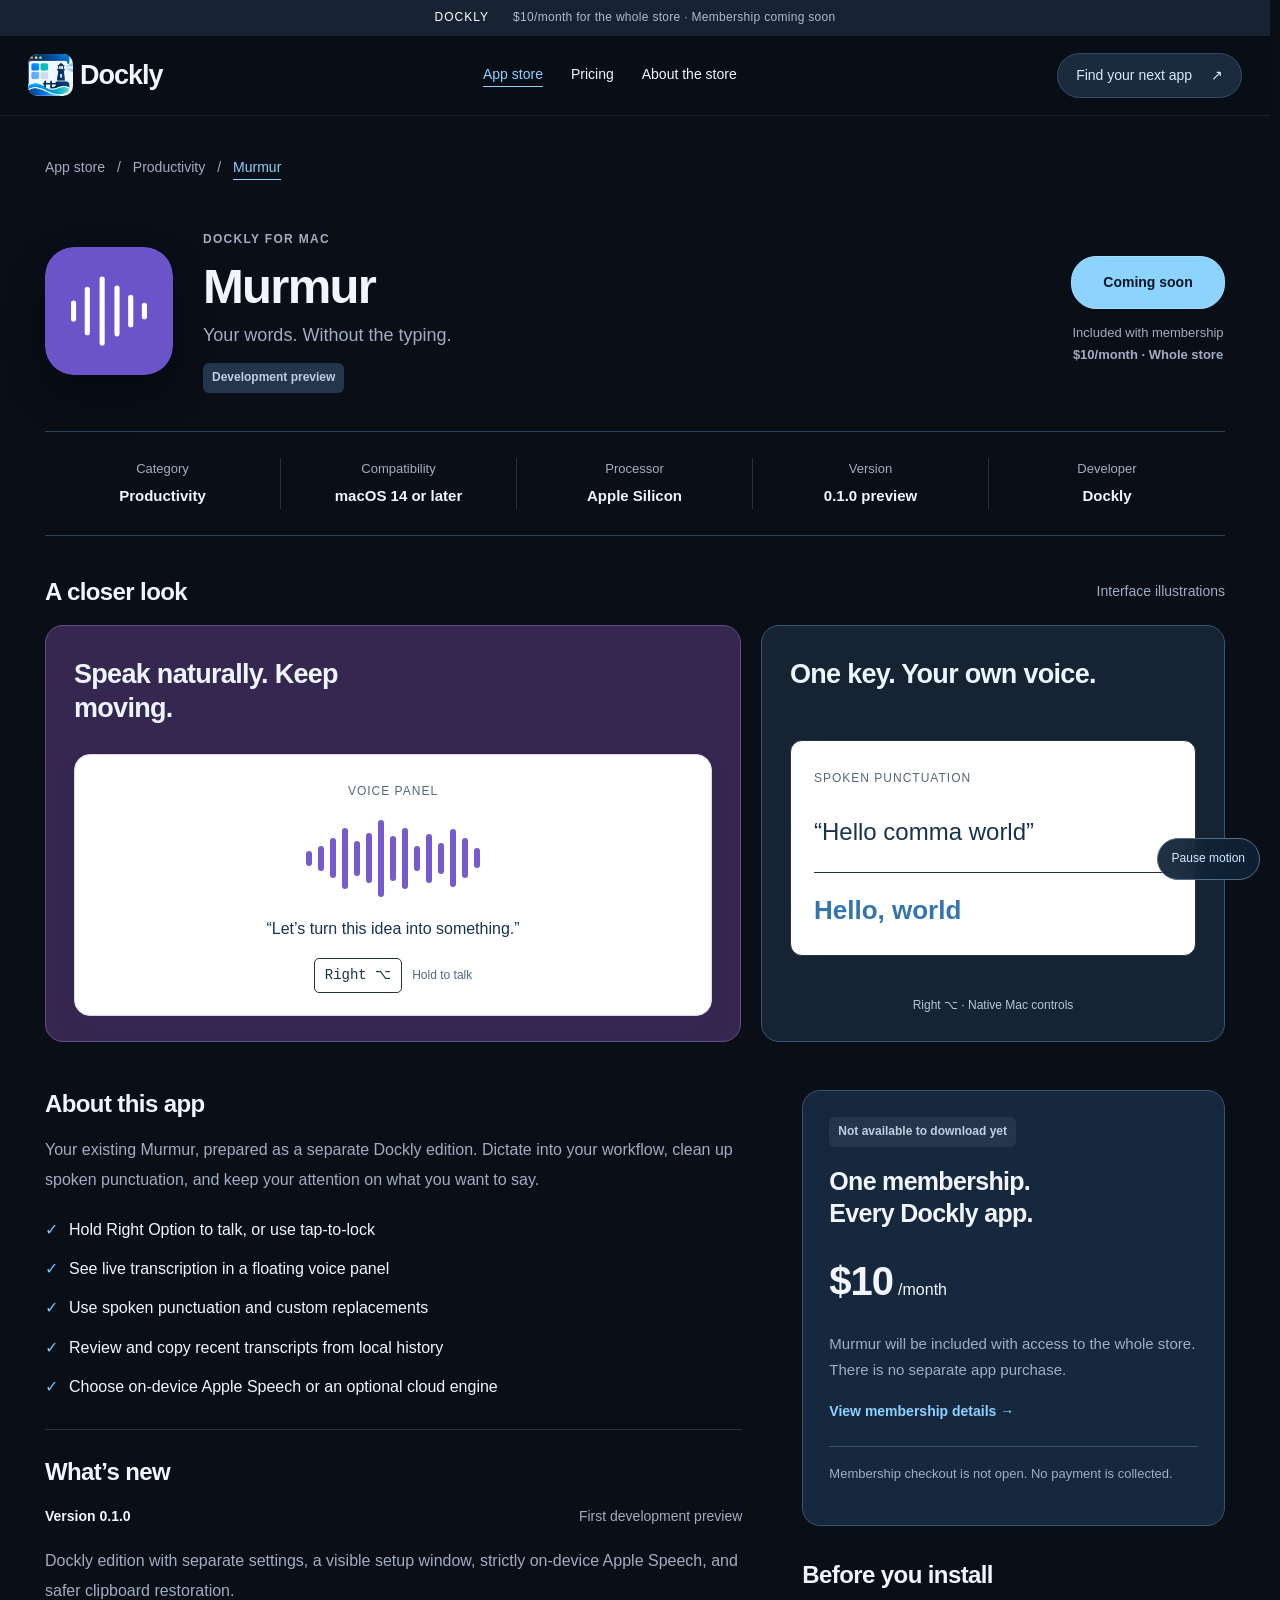
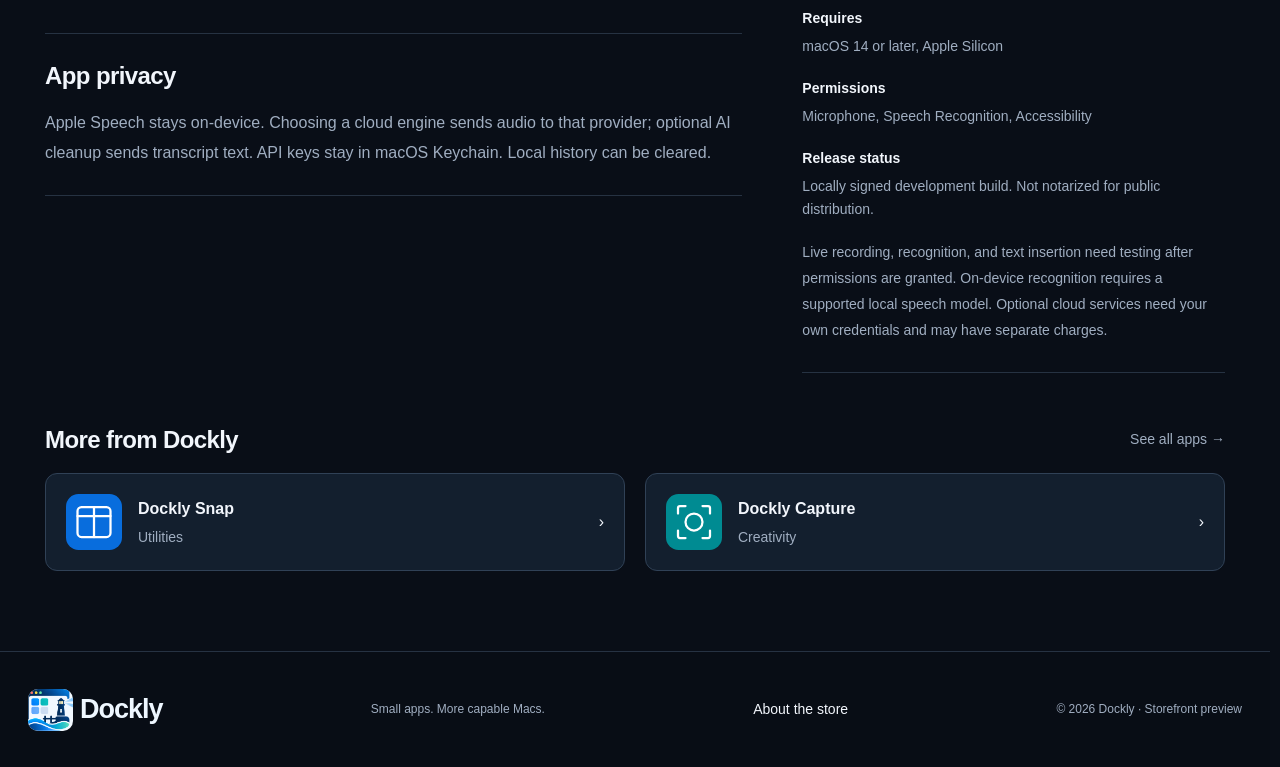
<file: apps/murmur/index.html>
<!doctype html><html lang="en"><head><meta charset="utf-8"><meta name="viewport" content="width=device-width,initial-scale=1"><title>Murmur for Mac — Dockly</title><meta name="description" content="Hold a key, say what you mean, and turn your voice into text."><link rel="icon" href="../../assets/dockly-logo.png"><link rel="stylesheet" href="../../style.css"><link rel="stylesheet" href="../../refresh.css"></head><body><a class="skip" href="#app">Skip to app details</a><div class="preview">DOCKLY <span>$10/month for the whole store · Membership coming soon</span></div><header><a class="brand" href="../../"><span class="brand-symbol" aria-hidden="true"><img src="../../assets/dockly-logo.png" alt="" width="88" height="88"></span><span>Dockly</span></a><nav aria-label="Main navigation"><a href="../../apps/" aria-current="page">App store</a><a href="../../#pricing">Pricing</a><a href="../../about/">About the store</a></nav><a class="nav-cta" href="../../apps/">Find your next app <span>↗</span></a></header><main id="app" class="app-detail"><nav class="breadcrumbs" aria-label="Breadcrumb"><a href="../../apps/">App store</a><span aria-hidden="true">/</span><a href="../../apps/?category=Productivity">Productivity</a><span aria-hidden="true">/</span><span aria-current="page">Murmur</span></nav><section class="product-heading"><img class="detail-icon" src="../../assets/murmur.svg" width="128" height="128" alt="Murmur icon"><div class="product-title"><p class="product-maker">DOCKLY FOR MAC</p><h1>Murmur</h1><p>Your words. Without the typing.</p><span class="release-pill">Development preview</span></div><div class="product-get"><a class="button" href="#availability">Coming soon</a><p>Included with membership<br><strong>$10/month · Whole store</strong></p></div></section><dl class="product-facts"><div><dt>Category</dt><dd>Productivity</dd></div><div><dt>Compatibility</dt><dd>macOS 14 or later</dd></div><div><dt>Processor</dt><dd>Apple Silicon</dd></div><div><dt>Version</dt><dd>0.1.0 preview</dd></div><div><dt>Developer</dt><dd>Dockly</dd></div></dl><section class="preview-section" aria-labelledby="preview-title"><div class="detail-section-head"><h2 id="preview-title">A closer look</h2><span>Interface illustrations</span></div><div class="app-previews"><figure class="app-showcase showcase-violet"><figcaption>Speak naturally. Keep moving.</figcaption><div class="voice-demo"><span>VOICE PANEL</span><div class="voice-bars" aria-hidden="true"><i style="--bar:15px"></i><i style="--bar:25px"></i><i style="--bar:40px"></i><i style="--bar:61px"></i><i style="--bar:35px"></i><i style="--bar:50px"></i><i style="--bar:77px"></i><i style="--bar:45px"></i><i style="--bar:61px"></i><i style="--bar:25px"></i><i style="--bar:49px"></i><i style="--bar:31px"></i><i style="--bar:58px"></i><i style="--bar:40px"></i><i style="--bar:20px"></i></div><p>“Let’s turn this idea into something.”</p><kbd>Right ⌥</kbd><span>Hold to talk</span></div></figure><figure class="app-showcase showcase-secondary"><figcaption>One key. Your own voice.</figcaption><div class="dictation-demo"><span>SPOKEN PUNCTUATION</span><p>“Hello comma world”</p><b>Hello, world</b></div><span class="preview-caption">Right ⌥ · Native Mac controls</span></figure></div></section><div class="detail-columns"><div><section class="detail-section"><h2>About this app</h2><p>Your existing Murmur, prepared as a separate Dockly edition. Dictate into your workflow, clean up spoken punctuation, and keep your attention on what you want to say.</p><ul class="app-feature-list"><li>Hold Right Option to talk, or use tap-to-lock</li><li>See live transcription in a floating voice panel</li><li>Use spoken punctuation and custom replacements</li><li>Review and copy recent transcripts from local history</li><li>Choose on-device Apple Speech or an optional cloud engine</li></ul></section><section class="detail-section"><h2>What’s new</h2><div class="version-row"><strong>Version 0.1.0</strong><span>First development preview</span></div><p>Dockly edition with separate settings, a visible setup window, strictly on-device Apple Speech, and safer clipboard restoration.</p></section><section class="detail-section"><h2>App privacy</h2><p>Apple Speech stays on-device. Choosing a cloud engine sends audio to that provider; optional AI cleanup sends transcript text. API keys stay in macOS Keychain. Local history can be cleared.</p></section></div><aside><section id="availability" class="availability-card"><span class="release-pill">Not available to download yet</span><h2>One membership.<br>Every Dockly app.</h2><p class="detail-price">$10<span>/month</span></p><p>Murmur will be included with access to the whole store. There is no separate app purchase.</p><a class="text-link" href="../../#pricing">View membership details →</a><p class="availability-note">Membership checkout is not open. No payment is collected.</p></section><section class="detail-section compatibility"><h2>Before you install</h2><dl><dt>Requires</dt><dd>macOS 14 or later, Apple Silicon</dd><dt>Permissions</dt><dd>Microphone, Speech Recognition, Accessibility</dd><dt>Release status</dt><dd>Locally signed development build. Not notarized for public distribution.</dd></dl><p>Live recording, recognition, and text insertion need testing after permissions are granted. On-device recognition requires a supported local speech model. Optional cloud services need your own credentials and may have separate charges.</p></section></aside></div><section class="more-apps"><div class="detail-section-head"><h2>More from Dockly</h2><a href="../../apps/">See all apps →</a></div><div class="related-grid"><a class="related-app" href="../../apps/dockly-snap/"><img src="../../assets/dockly-snap.svg" width="56" height="56" alt=""><div><strong>Dockly Snap</strong><span>Utilities</span></div><span aria-hidden="true">›</span></a><a class="related-app" href="../../apps/dockly-capture/"><img src="../../assets/dockly-capture.svg" width="56" height="56" alt=""><div><strong>Dockly Capture</strong><span>Creativity</span></div><span aria-hidden="true">›</span></a></div></section></main><footer><a class="brand" href="../../"><span class="brand-symbol" aria-hidden="true"><img src="../../assets/dockly-logo.png" alt="" width="88" height="88"></span><span>Dockly</span></a><p>Small apps. More capable Macs.</p><a class="footer-about" href="../../about/">About the store</a><span>© 2026 Dockly · Storefront preview</span></footer><script src="../../motion.js" defer></script></body></html>
</file>
<file: style.css>
:root{--paper:#fbfcfa;--ink:#213b35;--muted:#63736c;--brand:#235b4f;--line:#dce4dd;--wash:#eef3ed;--white:#fff}*{box-sizing:border-box}html{scroll-behavior:smooth;scroll-padding-top:30px}body{margin:0;background:var(--paper);color:var(--ink);font-family:-apple-system,BlinkMacSystemFont,'Segoe UI',sans-serif;font-size:15px;line-height:1.5}a{color:inherit;text-decoration:none}button,input{font:inherit}button,a,input,summary{-webkit-tap-highlight-color:transparent}button{cursor:pointer}button:focus-visible,a:focus-visible,input:focus-visible,summary:focus-visible{outline:3px solid #b77737;outline-offset:5px}.preview{background:var(--ink);color:white;text-align:center;padding:9px 20px;font-size:10px;letter-spacing:1.7px}.preview span{margin-left:20px;color:#d2dfd7;letter-spacing:.3px}header{max-width:1320px;margin:auto;padding:27px 52px;display:flex;align-items:center;justify-content:space-between}.brand{display:flex;align-items:center;gap:10px;font-size:21px;font-weight:650;letter-spacing:-.7px}.mark{background:var(--brand);color:white;border-radius:10px;padding:0 8px;font-family:Georgia,serif;font-size:27px;font-weight:normal}.large{font-size:50px;border-radius:18px;padding:6px 18px}nav{display:flex;gap:32px;font-size:13px}nav a:hover,.text-link:hover{color:#478972}.nav-cta{border:1px solid var(--line);border-radius:7px;padding:11px 17px;font-size:12px}.nav-cta span{margin-left:15px}.hero{max-width:1320px;margin:auto;padding:70px 52px 80px;display:grid;grid-template-columns:1fr 1fr;align-items:center;gap:35px}.eyebrow{font-size:10px;font-weight:650;letter-spacing:1.8px;margin:0 0 22px}.eyebrow>span{display:inline-block;width:6px;height:6px;background:#53977b;border-radius:50%;margin-right:6px}h1{font-family:Georgia,'Times New Roman',serif;font-size:clamp(54px,5.2vw,77px);line-height:1.05;letter-spacing:-3.3px;font-weight:normal;margin:0 0 26px}em{font-weight:normal;color:#517b65}.intro{font-size:15px;color:var(--muted);line-height:1.8;margin-bottom:26px}.actions{display:flex;align-items:center;gap:23px}.button{background:var(--brand);color:white;border:1px solid var(--brand);border-radius:7px;padding:13px 19px;display:inline-flex;align-items:center;justify-content:space-between;gap:22px;font-size:12px;font-weight:550;transition:transform .2s,background .2s}.button:hover{background:#164438;transform:translateY(-2px)}.text-link{font-size:12px}.hero-note{font-size:10px;color:var(--muted);margin-top:19px}.hero-art{height:450px;position:relative;display:flex;align-items:center;justify-content:center;background:radial-gradient(ellipse,#e8efdb 0%,#eff3e9 45%,transparent 73%)}.orb{position:absolute;border-radius:50%;border:1px solid #dce5d3}.orb-one{width:380px;height:380px}.orb-two{width:470px;height:470px}.window{z-index:1;background:#fff;border:1px solid #d8dfd7;border-radius:12px;width:455px;box-shadow:0 25px 50px #203c3520;transform:rotate(-4deg);overflow:hidden}.windowbar{height:36px;display:flex;justify-content:space-between;align-items:center;padding:0 13px;background:#f7f9f5;border-bottom:1px solid #e4e9e1;font-size:10px}.lights{color:#bbccbc;font-size:12px;letter-spacing:2px}.windowbody{display:grid;grid-template-columns:112px 1fr;min-height:252px}.windowbody aside{display:flex;flex-direction:column;padding:16px 10px;background:#f2f5ef;gap:13px;font-size:9px}.windowbody aside>b{margin-bottom:4px}.windowbody aside>small{font-size:7px;margin-top:auto}.active{background:#e3eadf;border-radius:4px;padding:5px}.tasks{padding:30px 24px}.smallcaps{font-size:7px;letter-spacing:1.4px;color:#7b8878}.tasks h3{font-family:Georgia,serif;font-size:26px;font-weight:normal;margin:9px 0 4px}.tasks p{font-size:8px;color:var(--muted);margin:0 0 17px}.task{font-size:9px;display:flex;gap:9px;padding:9px 0;border-bottom:1px solid #edf0e9}.task i{width:12px;height:12px;border:1px solid #bccdbd;border-radius:50%}.task i.checked{background:#6d8f68;color:white;border:none;font-size:9px;text-align:center}.progress{display:flex;justify-content:space-between;font-size:7px;margin:15px 0 7px}.track{height:3px;background:#edf1e8}.track div{width:33%;height:100%;background:#7b9865}.floating-icon,.mini{display:grid;place-items:center;color:white;border:1px solid #ffffff80;box-shadow:inset 0 2px 3px #ffffff50,0 9px 17px #29483620}.floating-icon{position:absolute;z-index:2;width:69px;height:69px;border-radius:18px;font-size:43px}.ink{background:#355c51}.coral{background:#d38465}.yellow{background:#e4be67}.blue{background:#719cb2}.purple{background:#9394b2}.white{background:#f5f6f0;color:#6e7e72}.floating-icon.ink{left:8px;top:15px;transform:rotate(-15deg)}.floating-icon.coral{right:0;top:80px;transform:rotate(14deg)}.floating-icon.yellow{right:48px;bottom:77px;transform:rotate(11deg)}.dock{position:absolute;z-index:3;bottom:29px;display:flex;align-items:center;gap:11px;padding:12px 15px;border:1px solid #fff;border-radius:17px;background:#f9fbf1c9;box-shadow:0 12px 22px #32432f15;backdrop-filter:blur(12px);transform:rotate(2deg)}.mini{height:43px;width:43px;border-radius:11px;font-size:27px}.dock-divider{height:32px;width:1px;background:#cbd5c5;margin:0 1px}.art-caption{position:absolute;bottom:-15px;font-size:8px;letter-spacing:1.9px;color:#70866f}.values{border-block:1px solid var(--line);display:flex;justify-content:space-evenly;padding:23px 30px;font-size:12px;color:#50675b}.catalog{max-width:1320px;margin:auto;padding:72px 52px}.section-heading{display:flex;align-items:end;justify-content:space-between;margin-bottom:30px}.section-heading .eyebrow{margin-bottom:12px}h2{font-family:Georgia,serif;font-size:38px;line-height:1.15;font-weight:normal;letter-spacing:-1.1px;margin:0}.section-heading>p{font-size:12px;color:var(--muted)}.catalog-controls{display:flex;justify-content:space-between;gap:20px;margin-bottom:27px}.filters{display:flex;gap:7px}.filters button{border:none;border-radius:6px;background:transparent;color:var(--muted);padding:9px 13px;font-size:12px}.filters .selected{background:var(--ink);color:white}.search-wrap{display:flex;align-items:center;border:1px solid var(--line);border-radius:6px;padding:0 10px;gap:6px}.search-wrap input{border:0;background:transparent;width:185px;padding:9px 3px;font-size:11px;color:var(--ink)}.search-wrap button{border:0;background:transparent}.app-grid{display:grid;grid-template-columns:repeat(3,1fr);gap:20px}.app-card{border:1px solid var(--line);border-radius:11px;background:white;overflow:hidden;transition:transform .2s,box-shadow .2s}.app-card:hover{transform:translateY(-4px);box-shadow:0 10px 25px #2347370c}.app-art{height:146px;display:grid;place-items:center;background:var(--wash)}.app-art .mini{width:66px;height:66px;font-size:44px;border-radius:18px;transform:rotate(-7deg)}.app-card:nth-child(2) .app-art{background:#f7eee5}.app-card:nth-child(3) .app-art{background:#eaf0f5}.card-body{padding:21px}.card-top{display:flex;align-items:center;justify-content:space-between}.card-top h3{font-size:18px;margin:0;font-weight:600;letter-spacing:-.5px}.category{font-size:9px;color:var(--muted);border:1px solid var(--line);border-radius:4px;padding:3px 6px}.card-body p{font-size:12px;color:var(--muted);min-height:36px;margin:10px 0 20px}.card-bottom{border-top:1px solid var(--line);padding-top:14px;display:flex;justify-content:space-between;align-items:center;font-size:10px}.card-bottom button{border:0;background:transparent;color:var(--brand);font-size:11px;font-weight:600;padding:6px 0}.sample-note{font-size:10px;color:var(--muted);margin:22px 0 0}.pricing{background:var(--wash);padding:65px max(52px,calc((100vw - 1216px)/2));display:grid;grid-template-columns:1.1fr 1fr 1fr;gap:30px;align-items:start}.pricing>div>p{font-size:12px;color:var(--muted);line-height:1.9}.pricing h2{font-size:42px}.plan{background:var(--paper);padding:26px;border:1px solid var(--line);border-radius:10px}.plan>span{font-size:9px;letter-spacing:1.5px}.plan h3{font-family:Georgia,serif;font-size:45px;font-weight:normal;line-height:1.1;margin:18px 0 8px}.plan h3 small{font-size:15px;font-family:inherit}.plan ul{padding:15px 0;list-style:none;font-size:10px;line-height:2.6}.plan li:before{content:'✓';margin-right:9px;color:#4c7b61}.plan .button{width:100%;font-size:11px}.single{background:transparent}.single h3{font-size:29px;margin-bottom:16px}.outline{background:transparent;color:var(--brand)}.outline:hover{color:white}.about{display:flex;align-items:center;gap:40px;max-width:890px;margin:80px auto;padding:0 30px}.about p:last-child{color:var(--muted);font-size:13px;line-height:1.9;max-width:620px}.faq{max-width:800px;padding:0 30px 70px;margin:auto}.faq h2{font-size:29px;margin-bottom:25px}details{border-bottom:1px solid var(--line);padding:17px 0;font-size:13px}summary{cursor:pointer}details p{color:var(--muted);font-size:12px;line-height:1.8}footer{border-top:1px solid var(--line);padding:30px 52px;display:flex;gap:30px;align-items:center;justify-content:space-between}footer p,footer>span{font-size:10px;color:var(--muted)}dialog{border:1px solid var(--line);border-radius:18px;padding:38px;max-width:510px;width:calc(100% - 32px);color:var(--ink);background:var(--paper)}dialog::backdrop{background:#132e256e;backdrop-filter:blur(5px)}dialog h2{margin-top:22px}dialog p,dialog li{font-size:13px;color:var(--muted);line-height:1.8}dialog .close{position:absolute;right:14px;top:10px;border:0;background:transparent;font-size:28px;color:var(--ink)}dialog .notice{background:var(--wash);border-radius:8px;padding:14px;font-size:12px}.sr-only,.skip{position:absolute;width:1px;height:1px;overflow:hidden;clip-path:inset(50%)}.skip:focus{clip-path:none;width:auto;height:auto;z-index:10;background:white;padding:15px}#empty{padding:35px;text-align:center;background:var(--wash);border-radius:8px}@media(max-width:1000px){header{padding:22px 28px}.hero{padding:50px 28px;gap:20px}.actions{align-items:start;flex-direction:column;gap:15px}.hero-art{transform:scale(.9);margin-inline:-20px}.window{width:380px}.windowbody{grid-template-columns:90px 1fr}.orb-two{width:390px;height:390px}.catalog{padding:55px 28px}.pricing{padding:45px 28px;gap:15px}.plan{padding:20px}.pricing h2{font-size:35px}nav{gap:20px}}@media(max-width:720px){header{padding:20px}.brand{font-size:19px}nav{display:none}.nav-cta{font-size:10px;padding:9px}.preview{font-size:8px}.preview span{display:block;margin:3px 0 0}.hero{grid-template-columns:1fr;padding:35px 24px 25px}.hero-copy{text-align:center}.hero .eyebrow{font-size:8px}.hero h1{font-size:59px;letter-spacing:-2.6px}.intro{font-size:13px}.actions{align-items:center}.hero-art{height:390px;transform:scale(.86);margin:-12px -18px}.orb-two{width:360px;height:360px}.window{width:360px}.floating-icon.coral{right:-4px}.floating-icon.ink{top:5px}.floating-icon.yellow{right:8px;bottom:70px}.values{display:grid;grid-template-columns:1fr 1fr;gap:18px;font-size:10px;padding:22px}.catalog{padding:42px 20px}.section-heading{display:block}.section-heading h2{font-size:32px}.section-heading>p{margin-top:14px}.catalog-controls{flex-direction:column;gap:15px}.filters{gap:3px}.filters button{padding:8px 10px;font-size:11px}.search-wrap input{width:100%;font-size:12px}.search-wrap{width:100%}.app-grid{grid-template-columns:1fr}.app-art{height:140px}.card-body p{min-height:auto}.pricing{grid-template-columns:1fr;padding:35px 20px;gap:20px}.plan{padding:25px}.plan h3{font-size:38px}.about{margin:50px auto;gap:20px;padding:0 22px;align-items:start}.about .large{display:none}.about h2{font-size:32px}.faq{padding:0 22px 45px}footer{padding:25px 22px;flex-wrap:wrap;gap:12px}footer p{display:none}footer>span{width:100%}.art-caption{font-size:7px}.card-body p{font-size:13px}}@media(prefers-reduced-motion:reduce){html{scroll-behavior:auto}*{transition:none!important}}
html{scrollbar-gutter:stable;scrollbar-color:#90a497 var(--paper);scrollbar-width:thin}::-webkit-scrollbar{width:8px}::-webkit-scrollbar-track{background:var(--paper)}::-webkit-scrollbar-thumb{background:#90a497;border-radius:8px}.hero>*{min-width:0}@media(max-width:720px){.hero-art{margin-inline:0;width:100%;overflow:hidden}.window{width:100%;flex-shrink:1}.orb-one{width:300px;height:300px}.orb-two{width:340px;height:340px}.intro br{display:none}.dock{gap:7px;padding:10px}.mini{width:36px;height:36px}.floating-icon{width:55px;height:55px;font-size:35px}.hero h1{font-size:clamp(45px,12vw,59px)}header{gap:12px}.nav-cta{white-space:nowrap}.brand{white-space:nowrap}.nav-cta span{margin-left:3px}.windowbody{grid-template-columns:72px 1fr}.tasks{padding:23px 13px}.dock-divider{margin:0}.art-caption{letter-spacing:1px}}

.brand-logo{display:block;width:40px;height:40px;flex-shrink:0}.about-logo{flex-shrink:0}.footer-about{font-size:12px}.product-icon{width:76px;height:76px;border-radius:21px;box-shadow:0 12px 20px #29483620;transition:transform .2s}.app-card:hover .product-icon{transform:rotate(-5deg) translateY(-3px)}.app-art.art-daylight{background:#f6f0dc}.app-art.art-folio{background:#f4e5db}.app-art.art-keystone{background:#e5edf4}.app-art.art-still{background:#e3ece3}.app-art.art-palette{background:#eee7f0}.app-art.art-tidy{background:#e1ebeb}nav [aria-current=page]{border-bottom:1px solid var(--brand)}.store-hero{max-width:1216px;margin:auto;padding:65px 30px 80px;display:grid;grid-template-columns:1.4fr 1fr;gap:60px;align-items:center}.store-hero .eyebrow{margin-top:45px}.store-hero h1{font-size:64px}.store-intro{max-width:530px;font-size:17px;color:var(--muted);line-height:1.85}.brand-story{background:var(--wash);min-height:330px;border-radius:50% 50% 14px 14px;display:flex;flex-direction:column;align-items:center;justify-content:center;gap:32px}.brand-story img{filter:drop-shadow(0 18px 22px #234b391b)}.brand-story span{font-size:8px;letter-spacing:2px}.store-principles{border-block:1px solid var(--line);max-width:1156px;margin:auto;padding:45px 0;display:grid;grid-template-columns:1.1fr 1fr 1fr;gap:50px}.store-principles h3,.store-steps h3{font-size:19px;font-weight:550;letter-spacing:-.3px}.store-principles p,.store-steps p{font-size:13px;color:var(--muted);line-height:1.9}.store-symbol{font:32px Georgia,serif;display:block;height:48px}.store-steps{max-width:900px;margin:70px auto;padding:0 30px}.store-steps ol{list-style:none;padding:15px 0}.store-steps li{display:flex;gap:28px;padding:15px 0;border-bottom:1px solid var(--line)}.store-steps li>span{font:24px Georgia,serif;color:#779181;padding-top:15px}.store-status{max-width:1156px;margin:0 auto 35px;padding:45px;background:var(--wash);border-radius:12px;display:grid;grid-template-columns:1.6fr 1fr;gap:55px;align-items:center}.store-status p:not(.eyebrow){font-size:13px;color:var(--muted);line-height:1.9;margin:22px 0}.store-icon-stack{display:flex;align-items:center;justify-content:center}.store-icon-stack img{width:85px;height:85px;filter:drop-shadow(0 10px 15px #203b3520);transform:rotate(-12deg)}.store-icon-stack img:nth-child(2){transform:translateY(-25px);margin-inline:-8px;z-index:1}.store-icon-stack img:nth-child(3){transform:rotate(12deg)}.independent-note{text-align:center;font-size:10px;color:var(--muted);padding:0 25px 35px}@media(max-width:720px){.store-hero{padding:28px 24px 45px;grid-template-columns:1fr;gap:25px}.store-hero h1{font-size:47px;letter-spacing:-2px}.store-intro{font-size:15px}.brand-story{min-height:260px}.brand-story img{width:125px;height:125px}.store-principles{margin:0 24px;padding:35px 0;grid-template-columns:1fr;gap:20px}.store-steps{margin:45px auto;padding:0 24px}.store-status{margin:0 20px 30px;padding:28px;grid-template-columns:1fr;gap:35px}.store-status h2{font-size:32px}.store-icon-stack{padding:20px 0}.about-logo{width:55px;height:55px}}

.store-shell{max-width:1280px;margin:auto;padding:42px 40px 70px}.browse-heading{display:flex;justify-content:space-between;gap:30px;align-items:center;padding:15px 0 45px;border-bottom:1px solid var(--line)}.browse-heading .eyebrow{margin-bottom:17px}.browse-heading h1{font-family:inherit;font-weight:550;font-size:44px;letter-spacing:-1.8px;margin:0 0 15px}.browse-heading p:not(.eyebrow){font-size:14px;color:var(--muted);margin:0}.price-stamp{display:flex;align-items:center;gap:13px;border-left:1px solid var(--line);padding-left:30px;flex-shrink:0}.price-stamp strong{font-size:34px;font-weight:500;letter-spacing:-1px}.price-stamp span{font-size:10px;color:var(--muted)}.browse-layout{display:grid;grid-template-columns:170px minmax(0,1fr);gap:38px;padding-top:32px}.sidebar-label{font-size:8px;letter-spacing:1.3px;color:var(--muted);margin:10px 0 16px}.browse-sidebar .filters{display:flex;flex-direction:column;gap:4px}.browse-sidebar .filters button{text-align:left;padding:12px 10px;display:flex;gap:12px;font-size:12px}.browse-sidebar .filters button span{width:15px;text-align:center}.browse-sidebar .filters .selected{background:#e5ede6;color:var(--ink);font-weight:650}.sidebar-note{margin-top:55px;border-top:1px solid var(--line);padding-top:25px}.sidebar-note strong{display:block;font-size:13px;line-height:1.5;margin-top:12px}.sidebar-note p{font-size:11px;line-height:1.8;color:var(--muted)}.sidebar-note a{font-size:10px;color:var(--brand)}.browse-main .search-wrap{background:white;height:46px;padding:0 15px;border-radius:8px}.browse-main .search-wrap input{width:100%;font-size:12px;outline-offset:0}.browse-main .search-wrap>span{font-size:25px;margin-right:8px}.store-feature{margin-top:24px;background:#e9efe4;border:1px solid #dbe4d5;border-radius:12px;padding:30px 32px;display:grid;grid-template-columns:1fr 1fr;gap:20px;overflow:hidden;min-height:230px}.feature-label{font-size:8px;letter-spacing:1.3px}.store-feature h2{font-family:inherit;font-size:32px;font-weight:500;line-height:1.16;letter-spacing:-1px;margin:15px 0 10px}.store-feature p{font-size:11px;color:var(--muted)}.feature-link{display:inline-block;font-size:11px;font-weight:600;margin-top:13px}.feature-art{position:relative;align-self:center}.feature-task{background:#fcfdf8;border:1px solid #d8e0d0;box-shadow:0 14px 30px #29413012;border-radius:9px;padding:23px;transform:rotate(-5deg);min-width:0}.feature-task>span{font-size:7px;letter-spacing:1px;color:var(--muted)}.feature-task>b{display:block;font-size:14px;font-weight:550;margin:13px 0 20px}.feature-task p{padding-top:8px;border-top:1px solid #e7eddf;font-size:9px;white-space:nowrap}.feature-task i{font-style:normal;margin-right:8px}.feature-art>img{position:absolute;right:-7px;bottom:-30px;border-radius:23px;transform:rotate(12deg);box-shadow:0 8px 20px #203a3522}.results-heading{display:flex;align-items:center;justify-content:space-between;margin:31px 0 19px}.results-heading h2{font-family:inherit;font-size:18px;font-weight:550;letter-spacing:-.4px}.results-heading>span{font-size:11px;color:var(--muted)}.browse-main .app-grid{gap:15px}.browse-main .app-art{height:120px}.browse-main .card-body{padding:17px}.browse-main .card-top{display:block}.browse-main .category{display:inline-block;border:0;padding:0;margin-top:4px}.browse-main .card-body p{font-size:11px;min-height:49px}.browse-main .card-bottom{font-size:9px;gap:5px}.browse-main .card-bottom button{font-size:10px;white-space:nowrap}.browse-main .product-icon{height:64px;width:64px;border-radius:17px}@media(max-width:960px){.store-shell{padding-inline:25px}.browse-layout{grid-template-columns:145px minmax(0,1fr);gap:23px}.browse-main .app-grid{grid-template-columns:repeat(2,1fr)}.store-feature{padding:25px}.feature-art>img{height:65px;width:65px}.feature-task{padding:16px}.store-feature h2{font-size:28px}.browse-heading h1{font-size:36px}}@media(max-width:720px){.store-shell{padding:20px 20px 45px}.browse-heading{align-items:start;flex-direction:column;gap:20px;padding:12px 0 25px}.browse-heading h1{font-size:33px;letter-spacing:-1.2px;line-height:1.1}.browse-heading p:not(.eyebrow){font-size:12px;line-height:1.7}.price-stamp{border:0;padding:0;gap:10px}.price-stamp strong{font-size:25px}.price-stamp span br{display:none}.browse-layout{display:block;padding-top:20px}.sidebar-label,.sidebar-note{display:none}.browse-sidebar .filters{flex-direction:row;flex-wrap:wrap;gap:2px;margin-bottom:18px}.browse-sidebar .filters button{font-size:10px;padding:9px 7px;gap:5px}.browse-sidebar .filters button span{width:10px}.store-feature{grid-template-columns:1fr;padding:23px;min-height:0}.store-feature h2{font-size:29px}.feature-art{display:none}.browse-main .app-grid{grid-template-columns:1fr}.browse-main .card-top{display:flex}.browse-main .card-body p{min-height:0;font-size:12px}.browse-main .card-bottom{font-size:11px}.browse-main .card-bottom button{font-size:11px}.browse-main .app-art{height:135px}.browse-main .search-wrap input{font-size:11px}.browse-main .category{border:1px solid var(--line);padding:3px 6px}}

.payment-panel{max-width:680px;margin:38px 0 70px;padding:30px;background:var(--wash);border:1px solid var(--line);border-radius:12px}.payment-panel h2{font-family:inherit;font-size:25px;font-weight:550}.payment-panel p{font-size:15px;line-height:1.8;color:var(--muted)}.payment-panel .text-link{display:block;margin-top:28px}.payment-panel dl{display:grid;grid-template-columns:1fr 1fr;gap:12px;border-top:1px solid var(--line);padding-top:20px;font-size:14px}.payment-panel dd{margin:0;text-align:right}

/* Dockly identity: supplied lighthouse logo, ocean blues, crisp product typography. */
:root{--paper:#f8fbff;--ink:#092d50;--muted:#506880;--brand:#006cd7;--line:#dce7f1;--wash:#eaf4ff;--white:#fff;--teal:#00a7af;--navy:#07325c}
body{font-size:16px;background:var(--paper)}h1,h2,h3{font-family:-apple-system,BlinkMacSystemFont,'Segoe UI',sans-serif}h1,h2{font-weight:600}em{color:var(--brand);font-style:normal}.preview{background:var(--navy);font-size:11px;letter-spacing:1.3px}.preview span{color:#d1e7f8}header{padding:23px 45px;max-width:1360px}.brand{color:var(--navy);font-size:28px;font-weight:750;letter-spacing:-1px;gap:7px}.brand-symbol{display:block;position:relative;width:49px;height:45px;overflow:hidden;flex-shrink:0}.brand-symbol img{position:absolute;max-width:none;width:88px;height:88px;left:-22px;top:-14px}nav{font-size:14px;gap:30px}.nav-cta{background:white;font-size:13px;padding:12px 17px;border-color:#cddfee;border-radius:9px}.button{background:var(--brand);border-color:var(--brand);padding:15px 21px;border-radius:9px;font-size:14px;box-shadow:0 4px 12px #006cd715}.button:hover{background:#0057af}.text-link{font-size:14px;font-weight:550}.text-link:hover{color:#00888e}.eyebrow{font-size:11px;letter-spacing:1.7px}.eyebrow>span{background:var(--teal)}.dockly-hero{max-width:1360px;grid-template-columns:1fr 1.05fr;gap:68px;padding:63px 45px 85px}.dockly-hero h1{font-size:clamp(60px,6.2vw,88px);line-height:1.02;letter-spacing:-4px;margin:0 0 25px}.dockly-hero .intro{font-size:17px;line-height:1.75;max-width:440px;margin:0 0 30px}.dockly-hero .actions{gap:22px;flex-wrap:wrap}.hero-proof{display:flex;gap:22px;flex-wrap:wrap;font-size:12px;color:var(--muted);margin-top:26px}.hero-proof span:before{content:'✓';margin-right:7px;color:#008c95;font-weight:650}.dockly-brand-scene{border:1px solid #cfdff0;background:#fff;border-radius:20px;box-shadow:0 30px 65px -35px #12558e60,0 2px 5px #16477809;overflow:hidden;position:relative}.scene-top{display:flex;align-items:center;justify-content:space-between;border-bottom:1px solid #e3edf6;background:#f3f8fd;height:48px;padding:0 20px;font-size:11px;color:#617b91}.scene-lights{display:flex;gap:6px}.scene-lights i{height:7px;width:7px;border-radius:50%;background:#ff8678}.scene-lights i:nth-child(2){background:#ffd566}.scene-lights i:nth-child(3){background:#56d7b1}.logo-stage{height:355px;display:flex;align-items:center;justify-content:center;background:radial-gradient(ellipse at 55% 50%,#dff5ff55,transparent 70%)}.logo-stage img{width:365px;height:365px;object-fit:contain;max-width:95%;transform:translateY(-14px)}.scene-bottom{display:flex;justify-content:space-between;gap:12px;padding:18px;border-top:1px solid #edf3f9;font-size:9px;letter-spacing:1px;background:#fafdff}.scene-indicator{letter-spacing:0;color:#62788b}.scene-indicator:before{content:'';display:inline-block;width:5px;height:5px;border-radius:50%;background:#00a7af;margin-right:6px}.values{background:#fff;color:#3d607d;font-size:13px;gap:20px}.catalog{max-width:1360px;padding:65px 45px}.section-heading h2{font-size:35px;letter-spacing:-1.4px}.section-heading>p{font-size:14px}.filters button{font-size:14px;border-radius:7px}.filters .selected{background:#e0edff;color:#064c8c;font-weight:600}.search-wrap{background:#fff}.search-wrap input{font-size:13px;width:210px}.app-card{border-color:#dce6f0;border-radius:13px;box-shadow:0 2px 4px #13324c04}.app-card:hover{box-shadow:0 15px 32px #153d6510}.app-art{background:#edf5ff}.card-top h3{font-size:20px;letter-spacing:-.5px}.category{font-size:11px}.card-body p{font-size:14px;line-height:1.65;min-height:46px}.card-bottom{font-size:12px}.card-bottom button{font-size:13px}.sample-note{font-size:12px;line-height:1.7}.pricing{background:#edf5fe;padding:65px max(45px,calc((100vw - 1270px)/2));gap:25px}.pricing h2{font-size:40px;letter-spacing:-1.7px}.pricing>div>p{font-size:14px}.plan{padding:26px;border-radius:13px;background:white}.plan>span{font-size:11px}.plan h3{font-family:inherit;font-size:48px;font-weight:550;letter-spacing:-1.5px}.plan h3 small{font-size:17px;letter-spacing:0}.plan ul{font-size:13px;line-height:2.2}.plan li:before{color:#008c95}.plan .button{font-size:13px}.single{background:transparent}.single h3{font-size:31px}.outline{background:transparent;color:var(--brand)}.about{max-width:1000px;gap:35px}.about h2{font-size:35px;letter-spacing:-1.2px}.about p:last-child{font-size:15px}.about-logo{width:130px;height:130px;object-fit:contain}.faq{max-width:890px}.faq h2{font-size:30px}details{font-size:15px;padding:20px 0}details p{font-size:14px}footer{background:#fff;padding:28px 45px}footer p,footer>span{font-size:12px}.footer-about{font-size:13px}dialog{background:#fff;border-color:#cadcec;box-shadow:0 30px 100px #092d502b}dialog::backdrop{background:#05274680}dialog h2{font-size:32px;letter-spacing:-1px}dialog p,dialog li{font-size:15px}dialog .notice{font-size:13px}html{scrollbar-color:#92b5d2 var(--paper)}::-webkit-scrollbar-thumb{background:#92b5d2}.store-shell{padding-top:35px}.browse-heading h1{font-size:43px}.browse-heading p:not(.eyebrow){font-size:15px}.price-stamp strong{color:var(--brand)}.price-stamp span{font-size:12px}.sidebar-label{font-size:10px;line-height:1.6}.browse-sidebar .filters button{font-size:13px}.browse-sidebar .filters .selected{color:#074f98;background:#e0eeff}.sidebar-note strong{font-size:15px}.sidebar-note p,.sidebar-note a{font-size:12px}.sidebar-note>img{height:75px;width:75px;object-fit:contain}.browse-main .search-wrap input{font-size:14px}.store-feature{background:#e2f1ff;border-color:#d0e4f7}.store-feature h2{color:#063a6b;font-size:35px}.store-feature p{font-size:13px}.feature-label{font-size:10px;color:#356385}.feature-link{font-size:13px;color:#0066c6}.feature-task{background:#fff;border-color:#cbdff0;box-shadow:0 14px 30px #0a4b8515}.feature-task p{border-color:#e6eef7}.feature-task>b{font-size:15px}.results-heading h2{font-size:21px}.results-heading>span{font-size:13px}.browse-main .app-art{height:135px}.browse-main .card-body p{font-size:13px;min-height:62px}.browse-main .card-bottom{font-size:11px}.browse-main .card-bottom button{font-size:12px}.browse-main .category{font-size:11px}.store-hero h1{font-size:64px;letter-spacing:-3px}.brand-story{border-radius:18px;background:#fff;border:1px solid var(--line)}.brand-story img{height:250px;width:250px;object-fit:contain;filter:none}.brand-story span{font-size:10px;margin-bottom:25px}.brand-story{gap:0}.store-principles p,.store-steps p{font-size:15px}.store-symbol{font-family:inherit;color:var(--brand);font-weight:600}.store-status{background:#e5f2ff}.store-status p:not(.eyebrow){font-size:15px}.independent-note{font-size:12px}.payment-panel{background:#edf5ff}
@media(max-width:1100px){.dockly-hero{gap:35px}.dockly-hero .actions{flex-direction:column;align-items:start}.dockly-hero h1{font-size:70px}.scene-bottom{font-size:8px}.pricing{gap:16px}.plan{padding:21px}.plan ul{font-size:12px}.browse-main .card-bottom{flex-wrap:wrap}}
@media(max-width:720px){header{padding:18px 20px}.brand{font-size:25px}.nav-cta{font-size:12px;padding:10px}.preview{font-size:10px}.preview span{font-size:10px}.dockly-hero{padding:35px 22px 40px;grid-template-columns:1fr;gap:33px}.dockly-hero h1{font-size:64px;letter-spacing:-3px}.dockly-hero .intro{font-size:16px;max-width:450px;margin-inline:auto}.dockly-hero .actions{align-items:center}.hero-proof{justify-content:center;gap:15px;font-size:11px}.dockly-brand-scene{max-width:450px;width:100%;margin:auto;border-radius:15px}.logo-stage{height:285px}.logo-stage img{width:295px;height:295px}.scene-top{height:42px;font-size:10px;padding:0 14px}.scene-bottom{font-size:8px;padding:14px 10px;letter-spacing:.4px}.scene-indicator{font-size:9px}.values{font-size:12px;padding:22px;gap:20px}.catalog{padding:40px 20px}.section-heading h2{font-size:30px}.filters{flex-wrap:wrap}.filters button{font-size:13px;padding:9px 11px}.search-wrap input{width:100%;font-size:14px}.pricing{padding:40px 20px}.pricing h2{font-size:34px}.plan{padding:25px}.plan ul{font-size:14px}.about{padding:0 22px;margin:45px auto}.about-logo{display:none}.about h2{font-size:30px}.faq h2{font-size:28px}footer{padding:25px 22px}.store-shell{padding:20px}.browse-heading h1{font-size:35px}.browse-heading p:not(.eyebrow){font-size:14px}.browse-sidebar .filters button{font-size:12px;padding:9px 8px}.browse-main .search-wrap input{font-size:13px}.store-feature h2{font-size:31px}.browse-main .card-body p{font-size:14px;min-height:0}.browse-main .card-bottom{font-size:12px}.browse-main .card-bottom button{font-size:13px}.store-hero h1{font-size:46px;letter-spacing:-2px}.store-hero{padding-inline:22px}.store-principles{margin-inline:22px}.brand-story img{width:225px;height:225px}.store-status{padding:25px}.store-status h2{font-size:30px}}

.price-stamp .monthly-unit{font-size:18px;font-weight:500;color:var(--muted);margin-left:3px}.membership-note{font-size:12px!important;line-height:1.6!important}.card-bottom{gap:10px;flex-wrap:wrap}.card-bottom>span{font-size:11px}.preview span{white-space:normal}
/* Shared App Store product pages */
.app-card-link{color:var(--brand);font-size:14px;font-weight:650;padding:6px 0}.app-card-link:hover{text-decoration:underline}.app-detail{max-width:1240px;margin:auto;padding:20px 45px 80px}.breadcrumbs{display:flex;flex-wrap:wrap;gap:12px;font-size:14px;color:var(--muted);padding:12px 0 35px}.breadcrumbs a:hover{color:var(--brand);text-decoration:underline}.product-heading{display:flex;align-items:center;gap:28px;padding-bottom:36px}.detail-icon{width:128px;height:128px;border-radius:29px;box-shadow:0 10px 25px #163d6515}.product-title{flex:1}.product-maker{font-size:12px;font-weight:650;letter-spacing:1.3px;color:var(--muted);margin:0 0 8px}.product-title h1{font-size:42px;letter-spacing:-1.7px;line-height:1.15;margin:0 0 7px}.product-title>p:not(.product-maker){font-size:18px;color:var(--muted);margin:0 0 12px}.release-pill{display:inline-block;font-size:12px;font-weight:600;color:#405975;background:#e8eff6;border-radius:6px;padding:5px 9px}.product-get{text-align:center}.product-get .button{min-width:154px;justify-content:center;border-radius:25px}.product-get p{font-size:12px;color:var(--muted);line-height:1.75;margin-bottom:0}.product-get strong{font-weight:550}.product-facts{display:grid;grid-template-columns:repeat(5,1fr);border-block:1px solid var(--line);padding:24px 0;margin:0 0 42px}.product-facts>div{text-align:center;padding:0 12px;border-right:1px solid var(--line)}.product-facts>div:last-child{border:0}.product-facts dt{font-size:12px;color:var(--muted);margin-bottom:5px}.product-facts dd{margin:0;font-size:15px;font-weight:600}.detail-section-head{display:flex;align-items:center;justify-content:space-between;gap:20px;margin-bottom:20px}.detail-section-head h2,.detail-section h2{font-size:24px;letter-spacing:-.6px}.detail-section-head>span,.detail-section-head>a{font-size:14px;color:var(--muted)}.app-previews{display:grid;grid-template-columns:1.5fr 1fr;gap:20px}.app-showcase{margin:0;padding:32px 28px 0;border-radius:18px;min-height:340px;overflow:hidden;background:#e3efff;display:flex;flex-direction:column;align-items:center;justify-content:space-between}.app-showcase figcaption{font-size:25px;line-height:1.25;font-weight:650;letter-spacing:-.7px;align-self:flex-start;max-width:330px;margin-bottom:28px}.showcase-teal{background:#dff3ef}.showcase-violet{background:#ece8fb}.showcase-secondary{background:#f0f3f8;border:1px solid var(--line);padding-bottom:25px}.preview-caption{font-size:12px;color:var(--muted);margin-top:20px}.layout-demo{display:grid;grid-template-columns:1fr 1fr;gap:10px;width:100%;height:225px}.demo-pane{border:1px solid #cad9e8;background:#fff;border-radius:9px 9px 0 0;padding:18px;box-shadow:0 12px 24px #29568912}.demo-pane>span{display:block;font-size:12px;border-bottom:1px solid var(--line);padding-bottom:12px;color:var(--muted)}.demo-pane>b{display:block;font-size:18px;line-height:1.4;margin:24px 0 18px}.demo-lines{height:52px;background:repeating-linear-gradient(to bottom,#eaf0f6 0 5px,transparent 5px 17px)}.layout-options{display:flex;gap:10px;width:100%}.layout-options>div{flex:1;display:grid;place-items:center;border:1px solid #8bb8ed;border-radius:12px;height:110px;background:#d9eaff;color:#1262b7;font-size:40px}.showcase-secondary>p{font-size:14px;color:var(--muted)}.capture-demo{width:100%;border:1px solid #cbdedc;background:white;border-radius:10px 10px 0 0;box-shadow:0 8px 30px #0b50491c}.demo-toolbar{padding:13px 10px;background:#f6f9fc;border-bottom:1px solid var(--line);font-size:12px;display:flex;justify-content:space-between;gap:8px;align-items:center}.demo-toolbar span{background:#fff1ae;padding:4px}.demo-toolbar strong{background:var(--brand);color:white;padding:5px 9px;border-radius:5px}.capture-paper{padding:25px}.capture-paper>span,.ocr-demo>span,.voice-demo>span,.dictation-demo>span{font-size:12px;letter-spacing:1px;color:var(--muted)}.capture-paper>b{display:block;font-size:26px;line-height:1.4;margin:10px 0}.capture-paper mark{background:#fff0a2;color:var(--ink)}.capture-paper p{font-size:13px;color:var(--muted)}.ocr-demo,.dictation-demo{padding:23px;background:white;border:1px solid var(--line);border-radius:12px;width:100%}.ocr-demo p,.dictation-demo p{font-size:24px;line-height:1.4}.ocr-demo b{font-size:13px;color:#08706e}.dictation-demo b{display:block;border-top:1px solid var(--line);padding-top:16px;font-size:26px;color:var(--brand)}.voice-demo{background:white;border:1px solid #ded8ef;border-radius:16px;padding:22px;width:100%;text-align:center;margin-bottom:25px;box-shadow:0 14px 24px #47378313}.voice-bars{height:86px;display:flex;gap:6px;align-items:center;justify-content:center;margin-top:12px}.voice-bars i{width:6px;height:var(--bar);border-radius:4px;background:#775acd}.voice-demo p{font-size:16px;margin:15px 0}.voice-demo kbd{display:inline-block;border:1px solid var(--line);padding:5px 10px;border-radius:5px;font-size:14px;margin-right:10px}.voice-demo>span:last-child{letter-spacing:0}.detail-columns{display:grid;grid-template-columns:minmax(0,1.65fr) minmax(260px,1fr);gap:65px;margin-top:48px}.detail-section{padding-bottom:28px;margin-bottom:28px;border-bottom:1px solid var(--line)}.detail-section p{font-size:16px;line-height:1.85;color:var(--muted);margin:18px 0 0}.app-feature-list{list-style:none;padding:0;margin:22px 0 0;display:grid;gap:13px;font-size:16px}.app-feature-list li{padding-left:24px;position:relative}.app-feature-list li:before{content:'✓';position:absolute;left:0;color:var(--brand)}.version-row{display:flex;justify-content:space-between;gap:12px;margin-top:20px;font-size:14px}.version-row span{color:var(--muted)}.availability-card{padding:26px;background:#eaf3fe;border:1px solid #d5e5f7;border-radius:15px;margin-bottom:35px;scroll-margin-top:25px}.availability-card h2{font-size:25px;line-height:1.3;letter-spacing:-.7px;margin-top:18px}.availability-card>p{font-size:14px;line-height:1.75;color:var(--muted)}.availability-card .detail-price{font-size:40px;color:var(--ink);font-weight:650;margin:16px 0 10px;letter-spacing:-1px}.detail-price span{font-size:16px;font-weight:400;letter-spacing:0;margin-left:5px}.availability-card .availability-note{font-size:12px;border-top:1px solid #ccdef3;padding-top:16px;margin-top:22px}.compatibility dl{font-size:14px}.compatibility dt{font-weight:600;margin-top:18px}.compatibility dd{margin:5px 0 0;color:var(--muted);line-height:1.7}.compatibility p{font-size:14px}.related-grid{display:grid;grid-template-columns:1fr 1fr;gap:20px}.related-app{display:flex;align-items:center;gap:16px;background:white;border:1px solid var(--line);border-radius:12px;padding:20px}.related-app div{flex:1}.related-app strong{font-size:16px}.related-app div>span{display:block;font-size:14px;color:var(--muted);margin-top:4px}.related-app:hover{border-color:#83b8e8;background:#f0f7ff}.more-apps{margin-top:25px}.product-heading a:active,.related-app:active{transform:translateY(1px)}
@media(max-width:800px){.app-detail{padding:15px 22px 45px}.product-heading{gap:18px;flex-wrap:wrap}.detail-icon{width:96px;height:96px;border-radius:22px}.product-title h1{font-size:34px}.product-title>p:not(.product-maker){font-size:16px}.product-get{display:flex;align-items:center;gap:20px;text-align:left;width:100%}.product-get p{margin:0}.product-facts{grid-template-columns:repeat(3,1fr);gap:20px;padding:22px 0}.product-facts>div:nth-child(3){border:0}.product-facts dd{font-size:14px}.app-previews{grid-template-columns:1fr}.app-showcase{min-height:315px}.detail-columns{grid-template-columns:1fr;gap:10px}.related-grid{grid-template-columns:1fr}.detail-section-head>span{font-size:12px}.detail-section-head h2{font-size:22px}.version-row{flex-wrap:wrap}.availability-card{margin-bottom:28px}.breadcrumbs{padding-bottom:25px;font-size:13px}.app-showcase figcaption{font-size:24px}}@media(max-width:420px){.detail-icon{width:78px;height:78px}.product-title h1{font-size:29px}.product-maker{font-size:11px}.product-facts{grid-template-columns:repeat(2,1fr)}.product-facts>div{border:0}.app-showcase{padding:24px 18px 0}.showcase-secondary{padding-bottom:24px}.demo-pane{padding:12px}.demo-pane>b{font-size:16px}.product-get{gap:12px}.product-get .button{min-width:135px}.product-get p{font-size:11px}.app-detail .preview-caption{margin-bottom:10px}}
</file>
<file: refresh.css>
/* Dockly / night studio. Shared presentation across every storefront route. */
:root{--paper:#090e17;--ink:#f2f6fc;--muted:#a0aec1;--brand:#73c3ff;--line:#263242;--wash:#111c2b;--white:#131e2d;--teal:#58d6c7;--navy:#dceeff}
body{background:var(--paper);color:var(--ink);font-size:16px;line-height:1.65}html{scroll-padding-top:100px}h1,h2,h3{color:var(--ink);text-wrap:balance}h1,h2{font-weight:650}em{color:#78caff}a,button{transition:color .2s,background .2s,border-color .2s,transform .25s}a:focus-visible,button:focus-visible,input:focus-visible,summary:focus-visible{outline:3px solid #73c3ff;outline-offset:5px}.preview{background:#172333;font-size:12px;letter-spacing:1px;padding:8px 20px}.preview span{color:#adbbcc;font-size:12px}header{max-width:none;padding:17px max(28px,calc((100vw - 1250px)/2));background:#090e17ed;backdrop-filter:blur(18px);position:sticky;top:0;z-index:20;border-bottom:1px solid #263242a0;gap:22px}.brand{color:#eef7ff;font-size:27px;letter-spacing:-1px}.brand-symbol{background:#f1f8ff;border-radius:10px;width:45px;height:42px}.brand-symbol img{left:-24px;top:-15px}nav a:hover,.text-link:hover{color:#9bd7ff}nav{font-size:14px;gap:28px}nav [aria-current=page]{color:#8fd2ff;border-color:#8fd2ff}.nav-cta{background:#1a2b3d;color:#d6ecfc;border-color:#354b63;font-size:14px;border-radius:30px;padding:10px 18px}.nav-cta:hover{background:#26415b}.button{color:#061424;background:#8dd3ff;border:1px solid #a5ddff;box-shadow:none;border-radius:30px;font-size:14px;padding:14px 24px;font-weight:650}.button:hover{background:#b5e3ff;color:#061424;box-shadow:0 8px 30px #61bfff20}.text-link,.app-card-link{color:#90d2ff}.eyebrow{color:#8db5d6;font-size:12px;letter-spacing:2px}.eyebrow>span{display:none}.dockly-hero{position:relative;max-width:1340px;padding:84px 45px 76px;gap:65px;grid-template-columns:1.05fr 1fr;min-height:650px}.dockly-hero h1{font-size:clamp(60px,6.4vw,88px);letter-spacing:-4.5px;line-height:1.02}.dockly-hero .intro{color:#a8b7c9;font-size:18px;max-width:465px;line-height:1.8}.dockly-hero .actions{gap:22px}.hero-proof{font-size:12px;gap:18px}.hero-proof span:before{color:#73c3ff}.dockly-brand-scene{border-color:#354961;background:#15243a;box-shadow:0 35px 85px #0007;border-radius:20px;transform:perspective(1000px) rotateY(-7deg) rotateX(3deg);transition:transform .6s}.dockly-brand-scene:hover{transform:perspective(1000px) rotateY(0) rotateX(0)}.scene-top{background:#17283c;color:#c1d3e4;border-color:#354961;height:46px;font-size:12px}.scene-lights i{width:8px;height:8px}.logo-stage{height:300px;background:#ebf6ff}.logo-stage img{width:325px;height:325px;transform:translateY(-12px)}.scene-bottom{background:#101e30;color:#b3cee5;border-color:#354961;padding:16px;font-size:10px}.scene-indicator{color:#a8bdcf;font-size:11px}.scene-indicator:before{display:none}.hero-app-dock{display:flex;gap:15px;justify-content:center;align-items:center;padding:22px 15px;background:#101e30;border-top:1px solid #354961}.hero-app-dock a{display:flex;align-items:center;gap:10px;font-size:12px;color:#b7c9da}.hero-app-dock img{width:40px;height:40px;transition:transform .3s}.hero-app-dock a:hover img{transform:translateY(-6px) rotate(-5deg)}.values{background:#0c1420;border-color:var(--line);color:#aec1d3;padding:23px 30px;font-size:13px}.catalog{padding:86px 45px;max-width:1340px}.section-heading{margin-bottom:30px}.section-heading h2{font-size:39px;letter-spacing:-1.5px}.section-heading>p{max-width:280px;font-size:14px}.catalog-controls{margin-bottom:28px}.filters{gap:5px;flex-wrap:wrap}.filters button{font-size:14px;color:#a8b7c9;padding:10px 15px;border-radius:24px}.filters button:hover{background:#1b2b3d;color:#e3f2ff}.filters .selected,.browse-sidebar .filters .selected{background:#d6ebfc;color:#123650}.search-wrap,.browse-main .search-wrap{background:#111c2a;border-color:#344458;border-radius:12px;padding-inline:15px;min-height:48px}.search-wrap input,.browse-main .search-wrap input{font-size:14px;color:#f2f6fc;padding:12px 3px}.search-wrap input::placeholder{color:#98aac0}.search-wrap button{color:#ccdceb;font-size:22px}.app-grid{gap:22px}.app-card{background:#111b29;border-color:#29374a;border-radius:16px;box-shadow:none;display:flex;flex-direction:column}.app-card:hover{transform:translateY(-7px);border-color:#56789a;box-shadow:0 20px 40px #0003}.app-art,.browse-main .app-art{height:185px;position:relative;border-bottom:1px solid #ffffff0c;overflow:hidden;background:#20314a!important}.app-art.art-dockly-snap{background:#142f53!important}.app-art.art-dockly-capture{background:#163d3e!important}.app-art.art-murmur{background:#31224e!important}.app-art.art-daylight{background:#413923!important}.app-art.art-folio{background:#452d2c!important}.app-art.art-keystone{background:#263646!important}.app-art.art-still{background:#1d3734!important}.app-art.art-palette{background:#3c2c47!important}.app-art.art-tidy{background:#233942!important}.app-art .product-icon,.browse-main .product-icon{width:82px;height:82px;border-radius:21px;box-shadow:0 20px 25px #0003;transition:transform .4s}.app-card:hover .product-icon{transform:translateY(-5px) rotate(-7deg) scale(1.06)}.card-body,.browse-main .card-body{padding:22px;display:flex;flex-direction:column;flex:1}.card-top,.browse-main .card-top{display:block}.card-top h3{font-size:22px}.category,.browse-main .category{font-size:12px;border:0;padding:0;margin-top:5px;display:inline-block;color:#a0b4c9}.card-body p,.browse-main .card-body p{font-size:15px;min-height:0;line-height:1.7;margin:12px 0 24px;flex:1}.card-bottom,.browse-main .card-bottom{border-color:#29374a;gap:8px;font-size:12px}.card-bottom>span{font-size:12px}.card-bottom button,.browse-main .card-bottom button{font-size:14px;color:#8fceff}.sample-note{font-size:13px;color:#92a4b9;margin-top:26px}.pricing{background:#101b2b;grid-template-columns:1fr 1fr;padding:85px max(45px,calc((100vw - 1250px)/2));gap:40px;border-block:1px solid #29374a}.pricing>div:first-child{padding:22px 0;max-width:470px}.pricing h2{font-size:49px;letter-spacing:-2px}.pricing>div>p{font-size:16px;line-height:1.8}.plan{background:#172a40;border:1px solid #426483;padding:35px;border-radius:20px}.plan>span{font-size:12px;color:#b8d5ed}.plan h3{font-size:76px;letter-spacing:-4px}.plan h3 small{font-size:20px;color:#a2bcd2}.plan ul{font-size:16px;line-height:2.5}.plan li:before{color:#91d9ff}.plan .button{font-size:15px;justify-content:center}.single{grid-column:1/-1;display:flex;align-items:center;gap:35px;padding:25px 0 0;background:none;border:0;border-top:1px solid #29374a;border-radius:0}.single>span{display:none}.single h3{font-size:27px;letter-spacing:-1px;min-width:235px;margin:0}.single p{flex:1;font-size:14px!important}.membership-note{font-size:13px!important}.about{max-width:1080px;margin:95px auto;gap:40px}.about-logo{background:#edf6ff;border-radius:22px;padding:5px;width:160px;height:160px}.about h2{font-size:39px}.about p{color:var(--muted)}.faq{max-width:1080px;padding-bottom:85px}.faq h2{font-size:32px;margin-bottom:28px}details{font-size:17px;padding:22px 0}summary{list-style:none;display:flex;justify-content:space-between;gap:24px}summary::-webkit-details-marker{display:none}summary:after{content:'+';font-size:22px;color:#8ecfff}details[open] summary:after{content:'−'}details p{font-size:16px;max-width:780px}footer{background:#080d15;border-color:#263242;padding:35px max(28px,calc((100vw - 1250px)/2));gap:24px}footer p,footer>span{font-size:12px}.footer-about{font-size:14px}.store-shell{max-width:1340px;padding:38px 45px 80px}.browse-heading{padding:12px 0 34px}.browse-heading h1{font-size:48px;letter-spacing:-2px;max-width:650px}.browse-heading .eyebrow{margin-bottom:12px}.price-stamp{padding-left:25px}.price-stamp strong{font-size:40px;color:#8bcfff}.price-stamp span{font-size:13px}.browse-layout{grid-template-columns:170px minmax(0,1fr);gap:32px}.browse-sidebar .filters{position:sticky;top:112px}.browse-sidebar .filters button{font-size:14px;padding:12px;border-radius:10px}.sidebar-label{font-size:12px;color:#95abc1;letter-spacing:1px}.sidebar-note{margin-top:32px}.sidebar-note img{background:#eaf4ff;border-radius:12px}.sidebar-note p,.sidebar-note a{font-size:14px}.store-feature{background:#173755;border:1px solid #355e82;padding:32px;margin-top:24px;border-radius:16px;min-height:250px}.store-feature h2{color:#f0f7ff;font-size:36px}.store-feature p{color:#b2c9df;font-size:15px}.feature-label{font-size:12px;color:#9bc8ed;letter-spacing:1.4px}.feature-link{font-size:14px;color:#9cdaff}.feature-task{background:#edf6ff;color:#0d2f4d;border-color:#7ba4c5;padding:25px}.feature-task p,.feature-task>span{color:#41617b;font-size:12px}.feature-task>b{font-size:17px}.feature-art>img{width:76px;height:76px}.results-heading{margin:32px 0 22px}.results-heading h2{font-size:24px}.results-heading>span{font-size:14px}.browse-main .app-grid{grid-template-columns:repeat(3,minmax(0,1fr));gap:18px}.browse-main .card-body{padding:18px}.browse-main .card-top h3{font-size:20px}.browse-main .app-art{height:155px}.store-hero{padding:70px 35px 80px;max-width:1250px;gap:70px}.store-hero h1{font-size:70px;letter-spacing:-3px}.brand-story{background:#e9f5ff;border-color:#426483;min-height:350px;transform:rotate(3deg)}.brand-story span{color:#294764;font-size:12px}.store-principles{max-width:1180px;gap:40px;padding:55px 0}.store-principles h3,.store-steps h3{font-size:22px}.store-principles p,.store-steps p{font-size:16px}.store-steps{margin-block:85px;max-width:1000px}.store-steps li{padding:22px 0}.store-steps li>span{font-family:inherit;color:#8ac9f7;font-size:30px}.store-status{background:#15283e;border:1px solid #304c68;border-radius:18px;max-width:1180px;padding:44px}.store-status p:not(.eyebrow){font-size:16px}.independent-note{font-size:13px}.app-detail{max-width:1290px;padding-top:28px}.product-heading{padding-block:15px 38px;gap:30px}.detail-icon{box-shadow:0 20px 40px #0005}.product-title h1{font-size:49px}.release-pill{background:#24364b;color:#bdcfe1;font-size:12px}.product-facts{border-color:#304054;padding:26px 0}.product-facts dt{font-size:13px}.product-facts dd{font-size:15px}.product-get p{font-size:13px}.app-showcase{min-height:360px;border:1px solid #365678;background:#173a61;color:#edf6ff}.showcase-teal{background:#143e3e;border-color:#376969}.showcase-violet{background:#35274f;border-color:#635083}.showcase-secondary{background:#162333}.app-showcase figcaption{font-size:27px}.demo-pane,.capture-demo,.ocr-demo,.dictation-demo,.voice-demo{color:#17334f}.demo-pane b,.capture-paper b{color:#17334f}.demo-pane>span,.capture-paper p,.ocr-demo>span,.voice-demo>span,.dictation-demo>span{color:#52677d}.capture-paper mark{color:#17334f}.demo-toolbar{color:#17334f}.demo-toolbar strong{background:#1264ad;color:white}.dictation-demo b{color:#3375af}.layout-options>div{background:#264664;color:#caeaff;border-color:#5884aa}.showcase-secondary>p,.preview-caption{color:#b4c8dc}.detail-columns{gap:60px}.availability-card{background:#15283e;border-color:#365472;border-radius:18px}.availability-card .availability-note{border-color:#365472;font-size:13px}.availability-card>p{font-size:15px}.related-app{background:#131f2e;border-color:#304156;transition:transform .25s,border-color .25s,background .25s}.related-app:hover{background:#1e344c;border-color:#6489ad;transform:translateY(-3px)}.payment-panel{background:#14263a;border-color:#3b5570}.payment-panel h2{font-size:27px}dialog{background:#142235;color:#edf7ff;border-color:#466583;box-shadow:0 35px 120px #000a;padding:35px}dialog::backdrop{background:#030911c9;backdrop-filter:blur(9px)}dialog .notice{background:#20364e;color:#c5d8e9;font-size:14px}dialog p,dialog li{font-size:16px}dialog .close{color:#ecf6ff;width:44px;height:44px}#empty{background:#172639;border:1px solid #334d69}#empty h3{font-size:26px}.motion-control{position:fixed;right:20px;bottom:20px;z-index:25;min-height:42px;padding:9px 14px;border-radius:24px;border:1px solid #526d85;background:#102236ee;color:#d3eaff;font-size:12px;backdrop-filter:blur(12px)}.motion-control:hover{background:#284762}.reveal-ready{opacity:0;transform:translateY(22px);transition:opacity .7s ease,transform .7s cubic-bezier(.2,.7,.3,1)}.reveal-ready.is-visible{opacity:1;transform:none}.motion-paused .reveal-ready{opacity:1;transform:none;transition:none}.motion-paused *{animation-play-state:paused!important}.app-art img{animation:icon-arrive .65s ease both}@keyframes icon-arrive{from{opacity:.4;transform:translateY(10px) scale(.94)}to{opacity:1;transform:none}}.demo-pane{animation:window-place 1.8s cubic-bezier(.2,.7,.3,1) both}.demo-pane:nth-child(2){animation-delay:.2s}@keyframes window-place{from{transform:translateY(55px);opacity:.2}to{transform:none;opacity:1}}.voice-bars i{animation:voice-level 1.1s ease-in-out 4 alternate;animation-delay:calc(var(--i,0)*80ms)}@keyframes voice-level{from{transform:scaleY(.35)}to{transform:scaleY(1)}}.site-progress{position:fixed;top:0;left:0;height:2px;background:#78c7ff;z-index:40;transform-origin:left;transform:scaleX(0);width:100%;pointer-events:none}
@media(max-width:1100px){.dockly-hero{gap:36px;padding:65px 30px}.dockly-hero h1{font-size:70px}.hero-app-dock a{flex-direction:column;gap:6px}.hero-app-dock{gap:25px}.scene-bottom{flex-direction:column;gap:4px}.browse-main .app-grid{grid-template-columns:repeat(2,minmax(0,1fr))}.store-shell{padding-inline:28px}.store-principles{margin-inline:30px}.store-status{margin-inline:30px}.card-top h3{font-size:20px}.pricing{padding-inline:30px;gap:30px}.single{align-items:start;flex-wrap:wrap}.single h3{min-width:100%}.store-hero{gap:30px}.store-hero h1{font-size:58px}}
@media(max-width:800px){header{padding:14px 22px;flex-wrap:wrap;gap:12px}header nav{display:flex;order:3;width:100%;justify-content:center;gap:28px;font-size:14px;padding-top:10px;border-top:1px solid #263242}.nav-cta{font-size:12px;padding:9px 13px}.preview{font-size:10px}.preview span{font-size:11px}.dockly-hero{grid-template-columns:1fr;padding:48px 24px;gap:45px;min-height:0}.dockly-hero .hero-copy{text-align:left}.dockly-hero h1{font-size:clamp(53px,10vw,75px);letter-spacing:-3px}.dockly-hero .intro{margin-inline:0;max-width:530px;font-size:17px}.dockly-hero .actions{align-items:start}.hero-proof{justify-content:start;font-size:12px}.dockly-brand-scene{transform:none;max-width:550px;width:100%;margin:auto}.logo-stage{height:260px}.logo-stage img{height:290px;width:290px}.scene-bottom{flex-direction:row;flex-wrap:wrap;font-size:10px}.hero-app-dock a{flex-direction:row;font-size:12px}.hero-app-dock img{width:34px;height:34px}.hero-app-dock{gap:18px;padding:18px 10px}.values{display:grid;grid-template-columns:1fr 1fr;gap:17px;padding:22px 24px;font-size:12px}.catalog{padding:55px 24px}.section-heading h2{font-size:32px}.section-heading>p{max-width:none}.catalog-controls{flex-direction:column}.app-grid,.browse-main .app-grid{grid-template-columns:repeat(2,minmax(0,1fr))}.app-art,.browse-main .app-art{height:145px}.card-body,.browse-main .card-body{padding:17px}.card-body p,.browse-main .card-body p{font-size:14px}.card-bottom{flex-direction:column;align-items:start}.pricing{grid-template-columns:1fr;padding:50px 24px;gap:24px}.pricing h2{font-size:40px}.pricing>div:first-child{padding:0}.plan{padding:28px}.single{display:block}.single h3{font-size:27px}.plan h3{font-size:66px}.single h3{font-size:28px;letter-spacing:-1px}.about{margin:60px auto;padding-inline:24px}.about h2{font-size:32px}.faq{padding:0 24px 60px}.faq h2{font-size:28px}details{font-size:16px}footer{padding:28px 24px 75px;flex-wrap:wrap}.browse-heading{align-items:start;gap:22px}.browse-heading h1{font-size:36px}.browse-layout{display:block;padding-top:20px}.browse-sidebar .filters{position:static;flex-direction:row;margin-bottom:22px;flex-wrap:wrap}.browse-sidebar .filters button{padding:10px 12px;font-size:13px}.sidebar-label,.sidebar-note{display:none}.store-feature{grid-template-columns:1fr 1fr;padding:27px;gap:18px}.store-feature h2{font-size:30px}.feature-art{display:block}.feature-task{padding:18px}.feature-task>b{font-size:14px}.feature-task p{font-size:10px}.store-shell{padding:25px 24px 55px}.price-stamp{padding:0;border:0}.browse-heading{flex-direction:column}.price-stamp strong{font-size:28px}.price-stamp span br{display:none}.store-hero{grid-template-columns:1fr;padding:40px 24px 50px;gap:30px}.store-hero h1{font-size:53px}.brand-story{transform:none}.store-principles{grid-template-columns:1fr;margin-inline:24px;gap:20px;padding:35px 0}.store-status{grid-template-columns:1fr;margin-inline:24px;padding:28px}.store-steps{margin-block:55px;padding-inline:24px}.app-detail{padding-inline:24px}.product-title h1{font-size:36px}.product-title{min-width:180px}.product-heading{gap:20px}.product-facts{grid-template-columns:repeat(3,1fr)}.app-previews,.detail-columns{grid-template-columns:1fr}.app-showcase{min-height:320px}.detail-columns{gap:10px}.related-grid{grid-template-columns:1fr}.motion-control{right:12px;bottom:12px}.browse-main .category{border:0;padding:0}.browse-main .card-top{display:block}}
@media(max-width:480px){.app-grid,.browse-main .app-grid{grid-template-columns:1fr}.card-body,.browse-main .card-body{padding:22px}.card-body p,.browse-main .card-body p{font-size:16px}.app-art,.browse-main .app-art{height:180px}.card-bottom{flex-direction:row;align-items:center}.card-top h3,.browse-main .card-top h3{font-size:23px}.store-feature{grid-template-columns:1fr}.feature-art{display:none}.hero-app-dock{gap:17px}.hero-app-dock a{flex-direction:column}.hero-proof{gap:12px;font-size:11px}.hero-proof span:before{margin-right:4px}.dockly-hero h1{font-size:58px}.product-title h1{font-size:30px}.product-title{min-width:160px}.product-facts{grid-template-columns:repeat(2,1fr)}.product-get{flex-wrap:wrap}.browse-sidebar .filters button{padding:9px;font-size:12px}.preview span{display:block;margin:2px 0 0}.scene-top{font-size:11px}.scene-bottom{font-size:9px}.store-hero h1{font-size:46px}}
@media(prefers-reduced-motion:reduce){html{scroll-behavior:auto}*,*::before,*::after{animation:none!important;transition:none!important}.reveal-ready{opacity:1;transform:none}.dockly-brand-scene{transform:none}}
@media(max-width:480px){.dockly-hero h1{font-size:clamp(42px,12vw,58px);letter-spacing:-2.5px}}
.motion-paused .dockly-brand-scene,.motion-paused .app-card,.motion-paused .product-icon{transition:none}.motion-paused .dockly-brand-scene:hover{transform:none}
</file>
